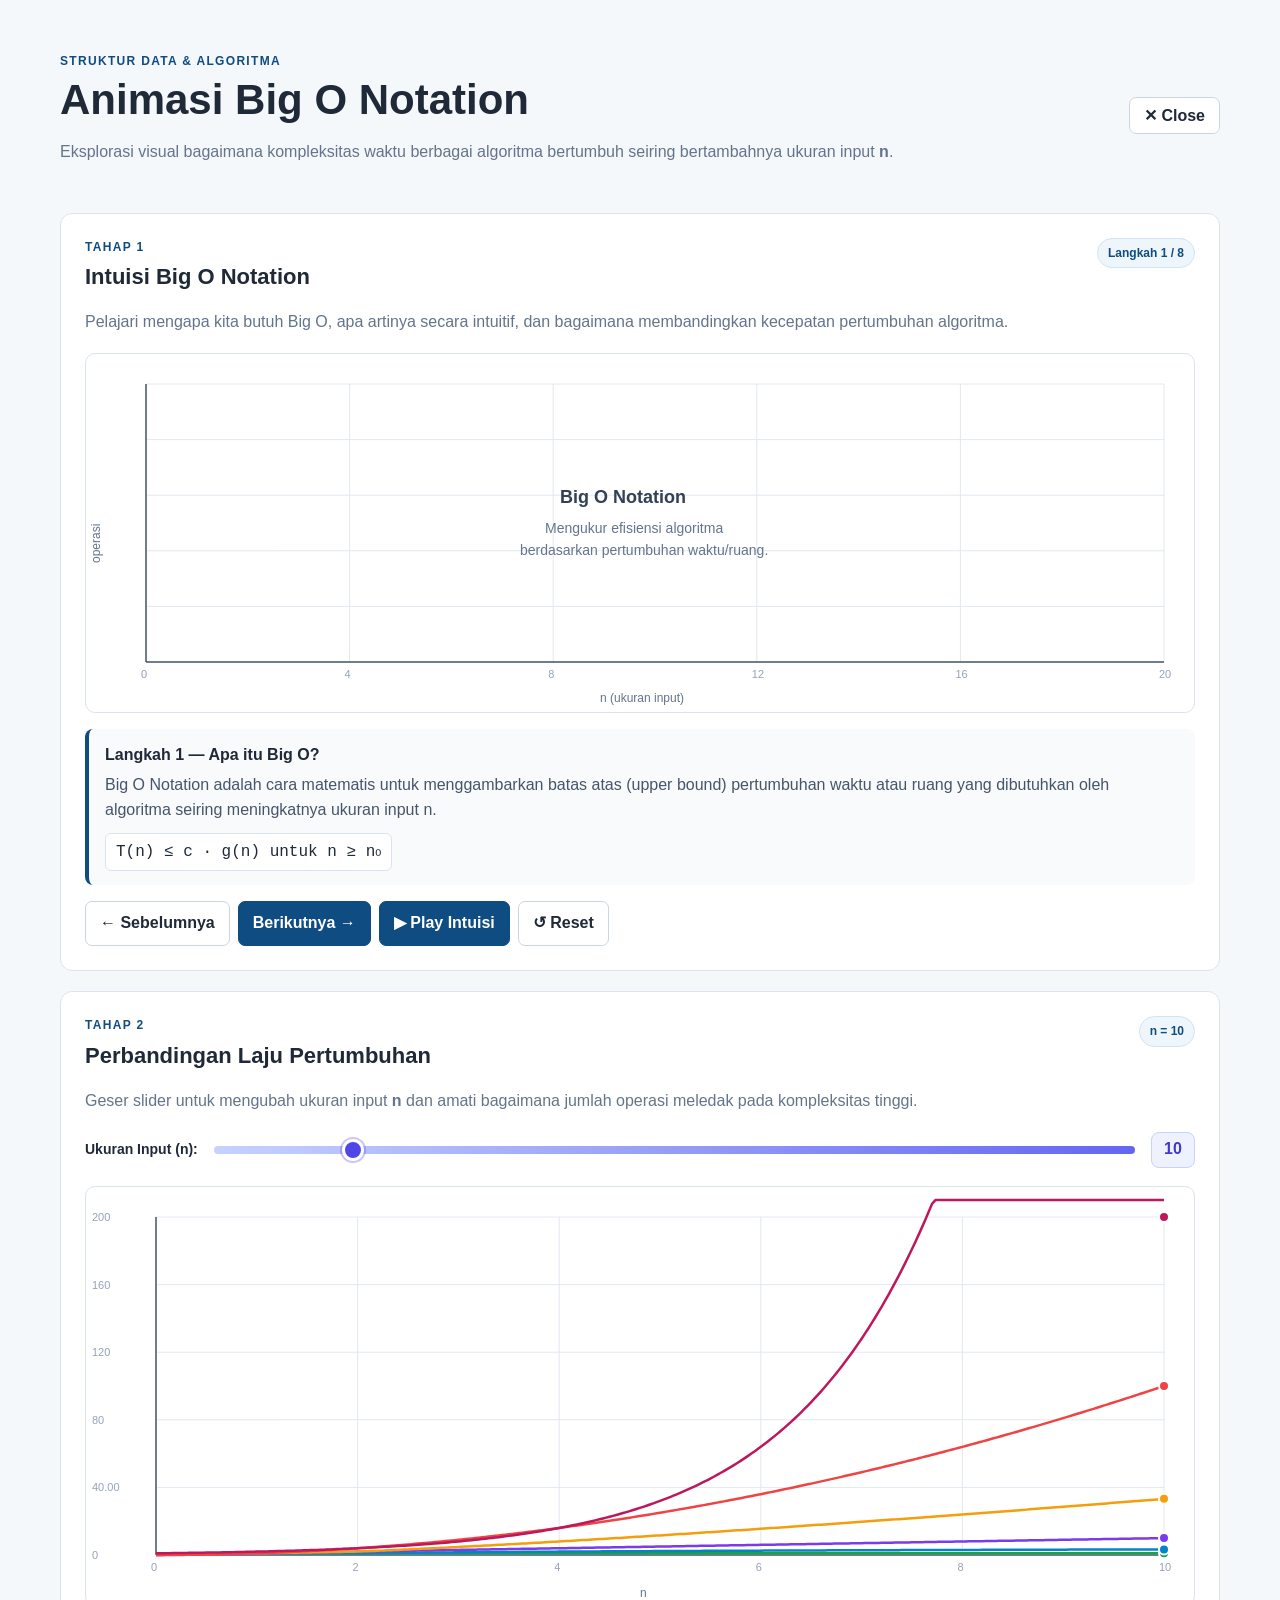
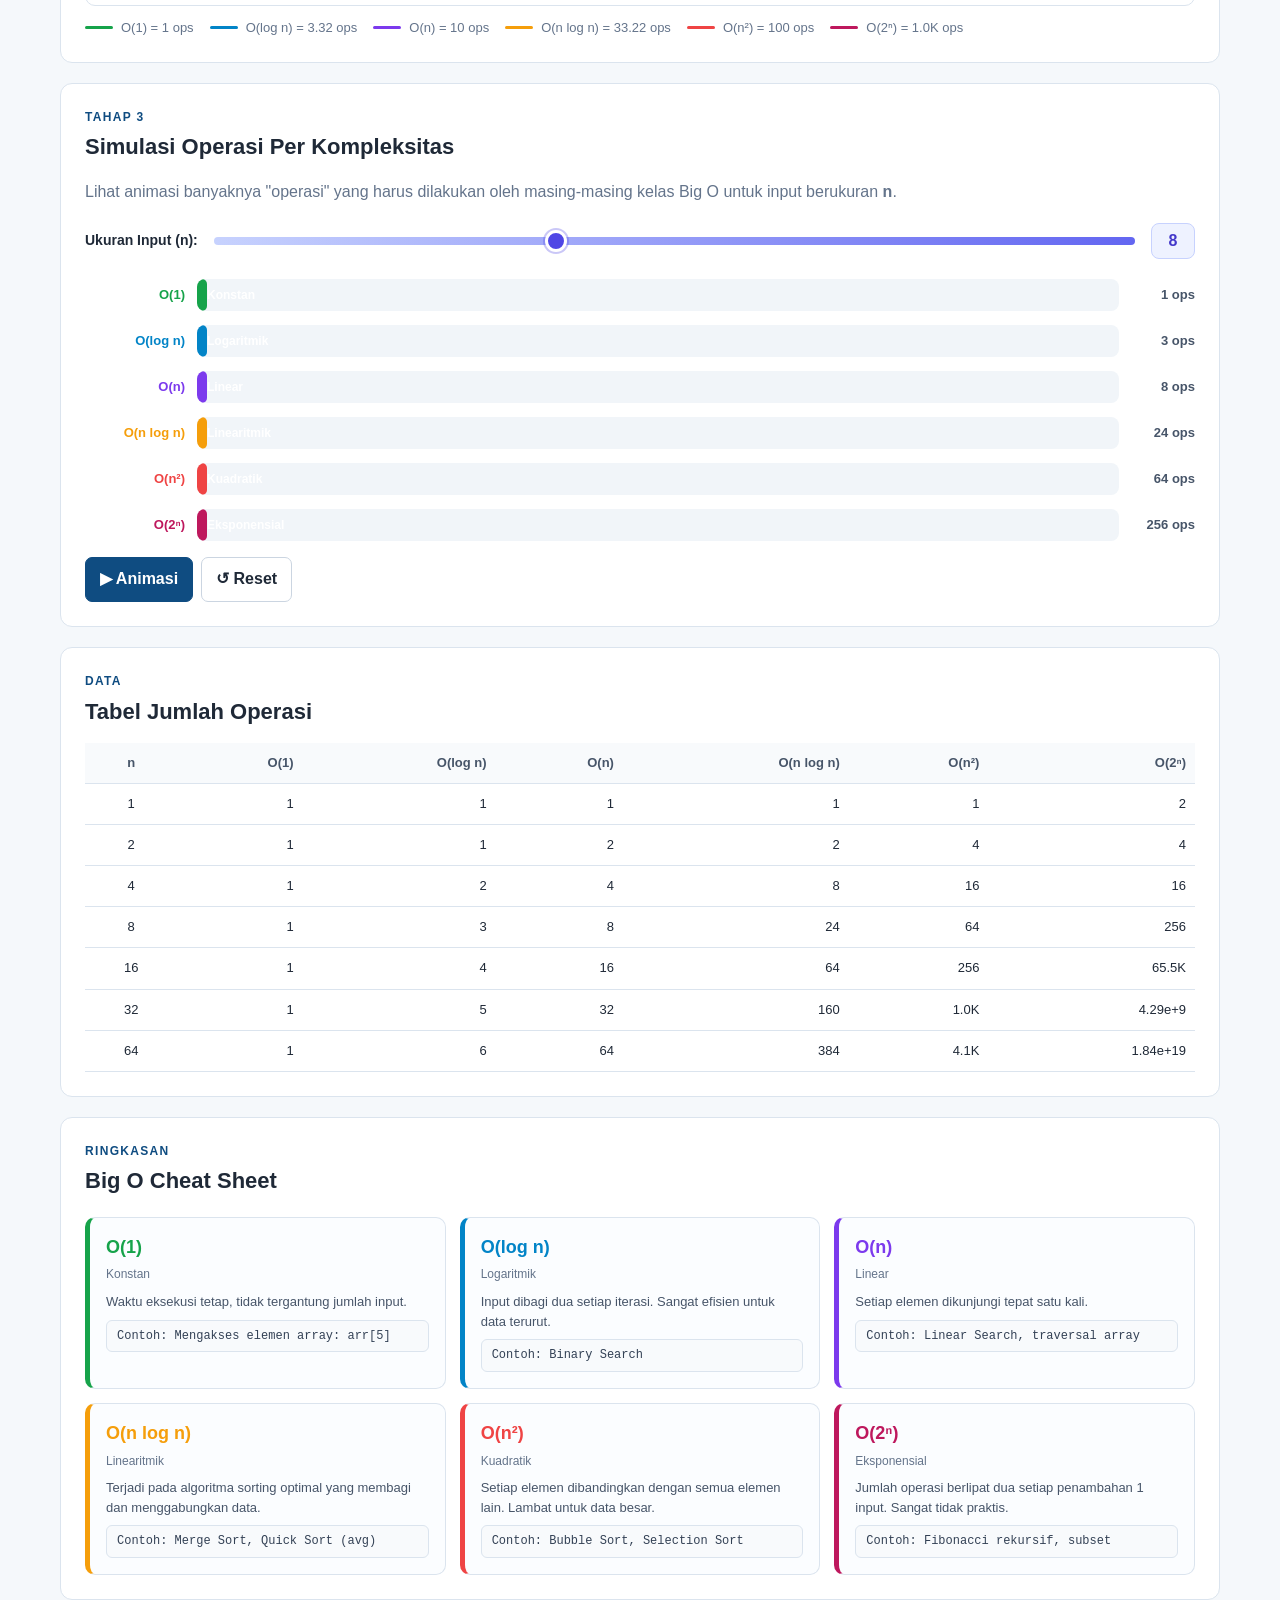
<file: big-o-notation/index.html>
<!DOCTYPE html>
<html lang="id">

<head>
    <meta charset="UTF-8">
    <meta name="viewport" content="width=device-width, initial-scale=1">
    <title>Animasi Big O Notation</title>
    <link rel="stylesheet" href="assets/material.css">
    <link rel="stylesheet" href="assets/bigo.css">
</head>

<body>
    <div class="container">
        <header class="page-header"
            style="display: flex; justify-content: space-between; align-items: center; flex-wrap: wrap; gap: 12px;">
            <div>
                <div class="eyebrow">Struktur Data & Algoritma</div>
                <h1>Animasi Big O Notation</h1>
                <p class="subtitle">Eksplorasi visual bagaimana kompleksitas waktu berbagai algoritma bertumbuh seiring
                    bertambahnya ukuran input <strong>n</strong>.</p>
            </div>
            <div>
                <a href="javascript:window.close();" class="btn btn-secondary" style="text-decoration: none;">
                    ✕ Close
                </a>
            </div>
        </header>

        <!-- Tahap 1: Intuisi Big O -->
        <section class="card" aria-labelledby="intuition-title">
            <div class="section-head">
                <div>
                    <div class="section-kicker">Tahap 1</div>
                    <h2 id="intuition-title">Intuisi Big O Notation</h2>
                </div>
                <span class="status-pill" id="intuitionStatus">Siap</span>
            </div>
            <p class="section-desc">Pelajari mengapa kita butuh Big O, apa artinya secara intuitif, dan bagaimana
                membandingkan kecepatan pertumbuhan algoritma.</p>
            <div class="canvas-wrap">
                <canvas id="intuitionCanvas" aria-label="Visualisasi intuisi big o notation"></canvas>
            </div>
            <div class="step-box">
                <div class="step-title" id="intuitionStepTitle"></div>
                <div class="step-text" id="intuitionStepText"></div>
                <div class="formula-box" id="intuitionFormula"></div>
            </div>
            <div class="controls">
                <button type="button" class="btn btn-secondary" id="intuitionPrev">← Sebelumnya</button>
                <button type="button" class="btn btn-primary" id="intuitionNext">Berikutnya →</button>
                <button type="button" class="btn btn-primary" id="intuitionPlay">▶ Play Intuisi</button>
                <button type="button" class="btn btn-secondary" id="intuitionReset">↺ Reset</button>
            </div>
        </section>

        <!-- Tahap 2: Grafik Perbandingan Interaktif -->
        <section class="card" aria-labelledby="comparison-title">
            <div class="section-head">
                <div>
                    <div class="section-kicker">Tahap 2</div>
                    <h2 id="comparison-title">Perbandingan Laju Pertumbuhan</h2>
                </div>
                <span class="status-pill" id="nValueLabel">n = 10</span>
            </div>
            <p class="section-desc">Geser slider untuk mengubah ukuran input <strong>n</strong> dan amati bagaimana
                jumlah operasi meledak pada kompleksitas tinggi.</p>

            <div class="slider-group">
                <label for="nSlider">Ukuran Input (n):</label>
                <input type="range" id="nSlider" min="1" max="64" value="10" class="slider">
                <span class="slider-value" id="sliderValue">10</span>
            </div>

            <div class="chart-container" style="height: 420px;">
                <canvas id="comparisonChart" aria-label="Grafik perbandingan kompleksitas Big O"></canvas>
            </div>

            <div class="legend" id="comparisonLegend"></div>
        </section>

        <!-- Tahap 3: Simulasi Langkah Demi Langkah -->
        <section class="card" aria-labelledby="simulation-title">
            <div class="section-head">
                <div>
                    <div class="section-kicker">Tahap 3</div>
                    <h2 id="simulation-title">Simulasi Operasi Per Kompleksitas</h2>
                </div>
            </div>
            <p class="section-desc">Lihat animasi banyaknya "operasi" yang harus dilakukan oleh masing-masing kelas Big
                O untuk input berukuran <strong>n</strong>.</p>

            <div class="slider-group">
                <label for="simSlider">Ukuran Input (n):</label>
                <input type="range" id="simSlider" min="1" max="20" value="8" class="slider">
                <span class="slider-value" id="simSliderValue">8</span>
            </div>

            <div id="barContainer" class="bar-container"></div>

            <div class="controls">
                <button type="button" class="btn btn-primary" id="simPlay">▶ Animasi</button>
                <button type="button" class="btn btn-secondary" id="simReset">↺ Reset</button>
            </div>
        </section>

        <!-- Tahap 4: Tabel Perbandingan -->
        <section class="card" aria-labelledby="table-title">
            <div class="section-head">
                <div>
                    <div class="section-kicker">Data</div>
                    <h2 id="table-title">Tabel Jumlah Operasi</h2>
                </div>
            </div>
            <div class="table-wrapper">
                <table>
                    <thead>
                        <tr>
                            <th>n</th>
                            <th>O(1)</th>
                            <th>O(log n)</th>
                            <th>O(n)</th>
                            <th>O(n log n)</th>
                            <th>O(n²)</th>
                            <th>O(2ⁿ)</th>
                        </tr>
                    </thead>
                    <tbody id="tableBody"></tbody>
                </table>
            </div>
        </section>

        <!-- Tahap 5: Cheat Sheet -->
        <section class="card" aria-labelledby="cheat-title">
            <div class="section-head">
                <div>
                    <div class="section-kicker">Ringkasan</div>
                    <h2 id="cheat-title">Big O Cheat Sheet</h2>
                </div>
            </div>
            <div id="cheatSheet" class="cheat-grid"></div>
        </section>
    </div>
    <script src="assets/app.js"></script>
</body>

</html>
</file>
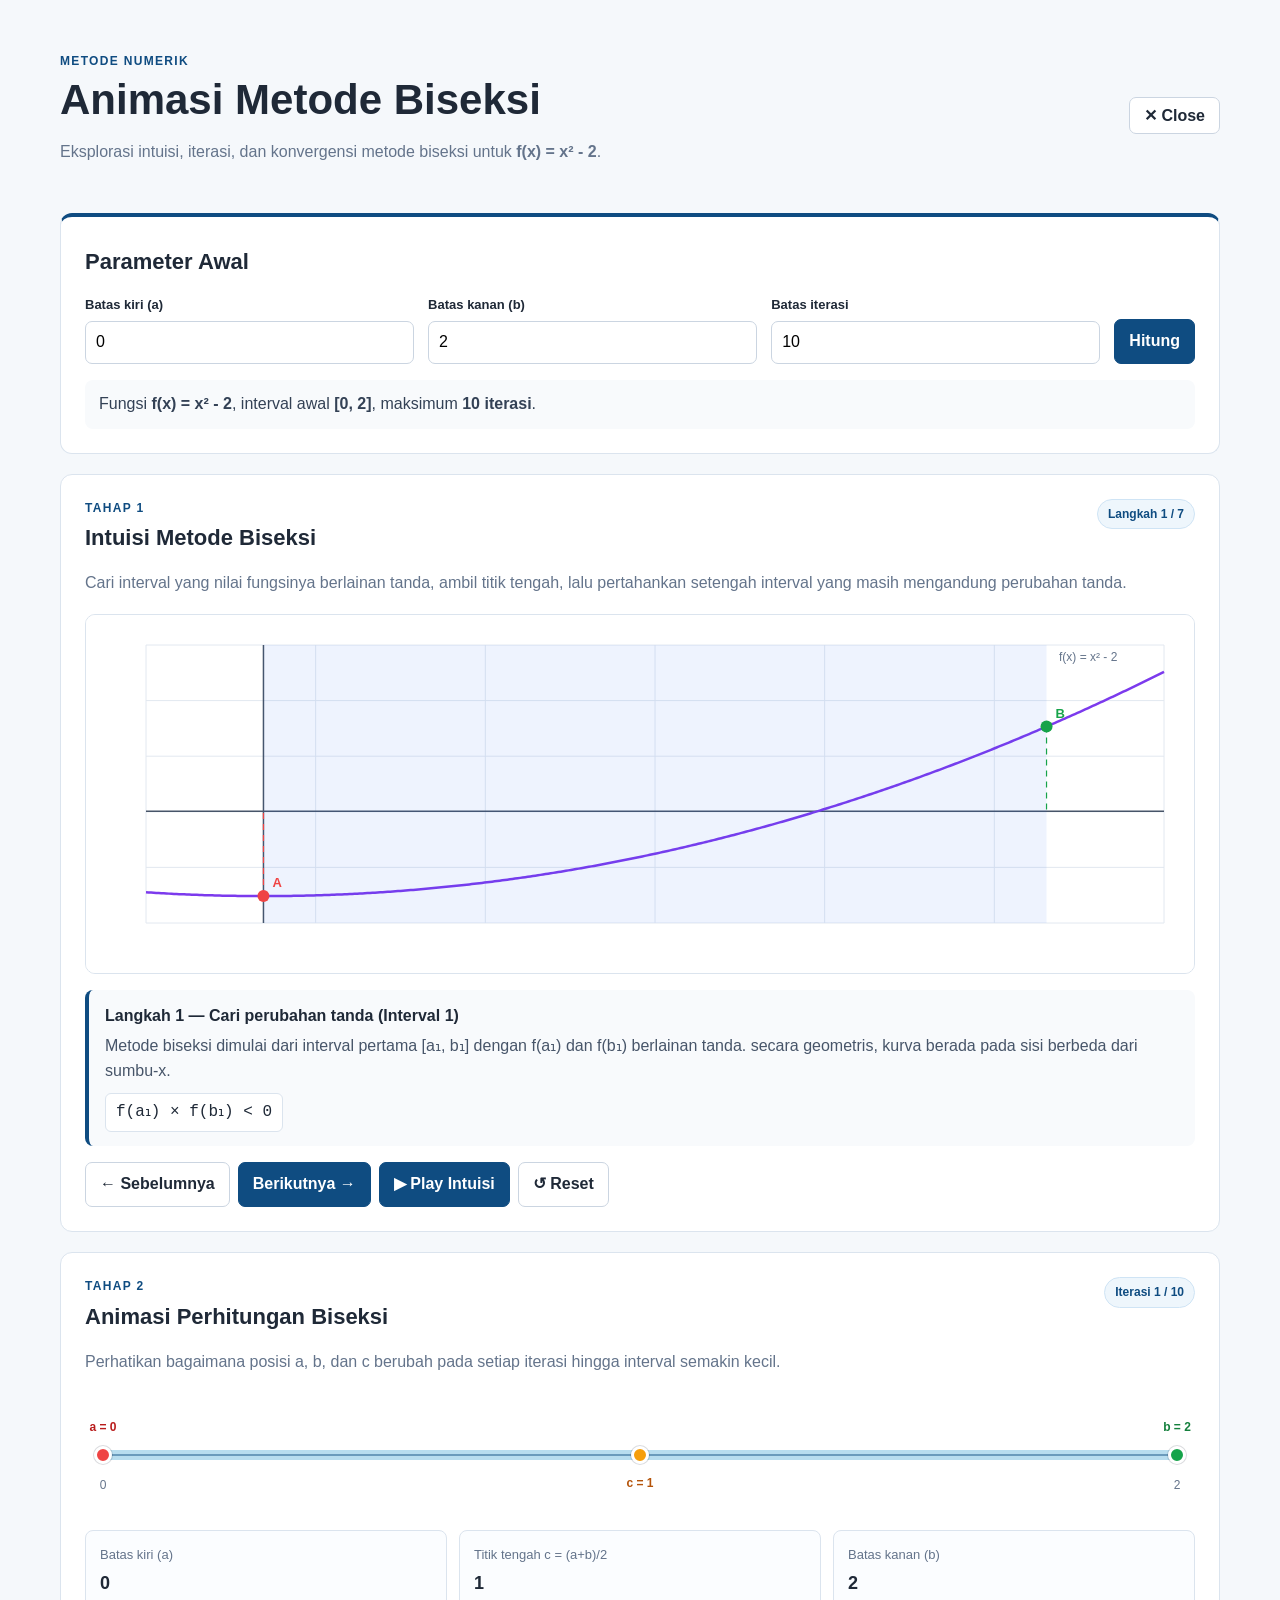
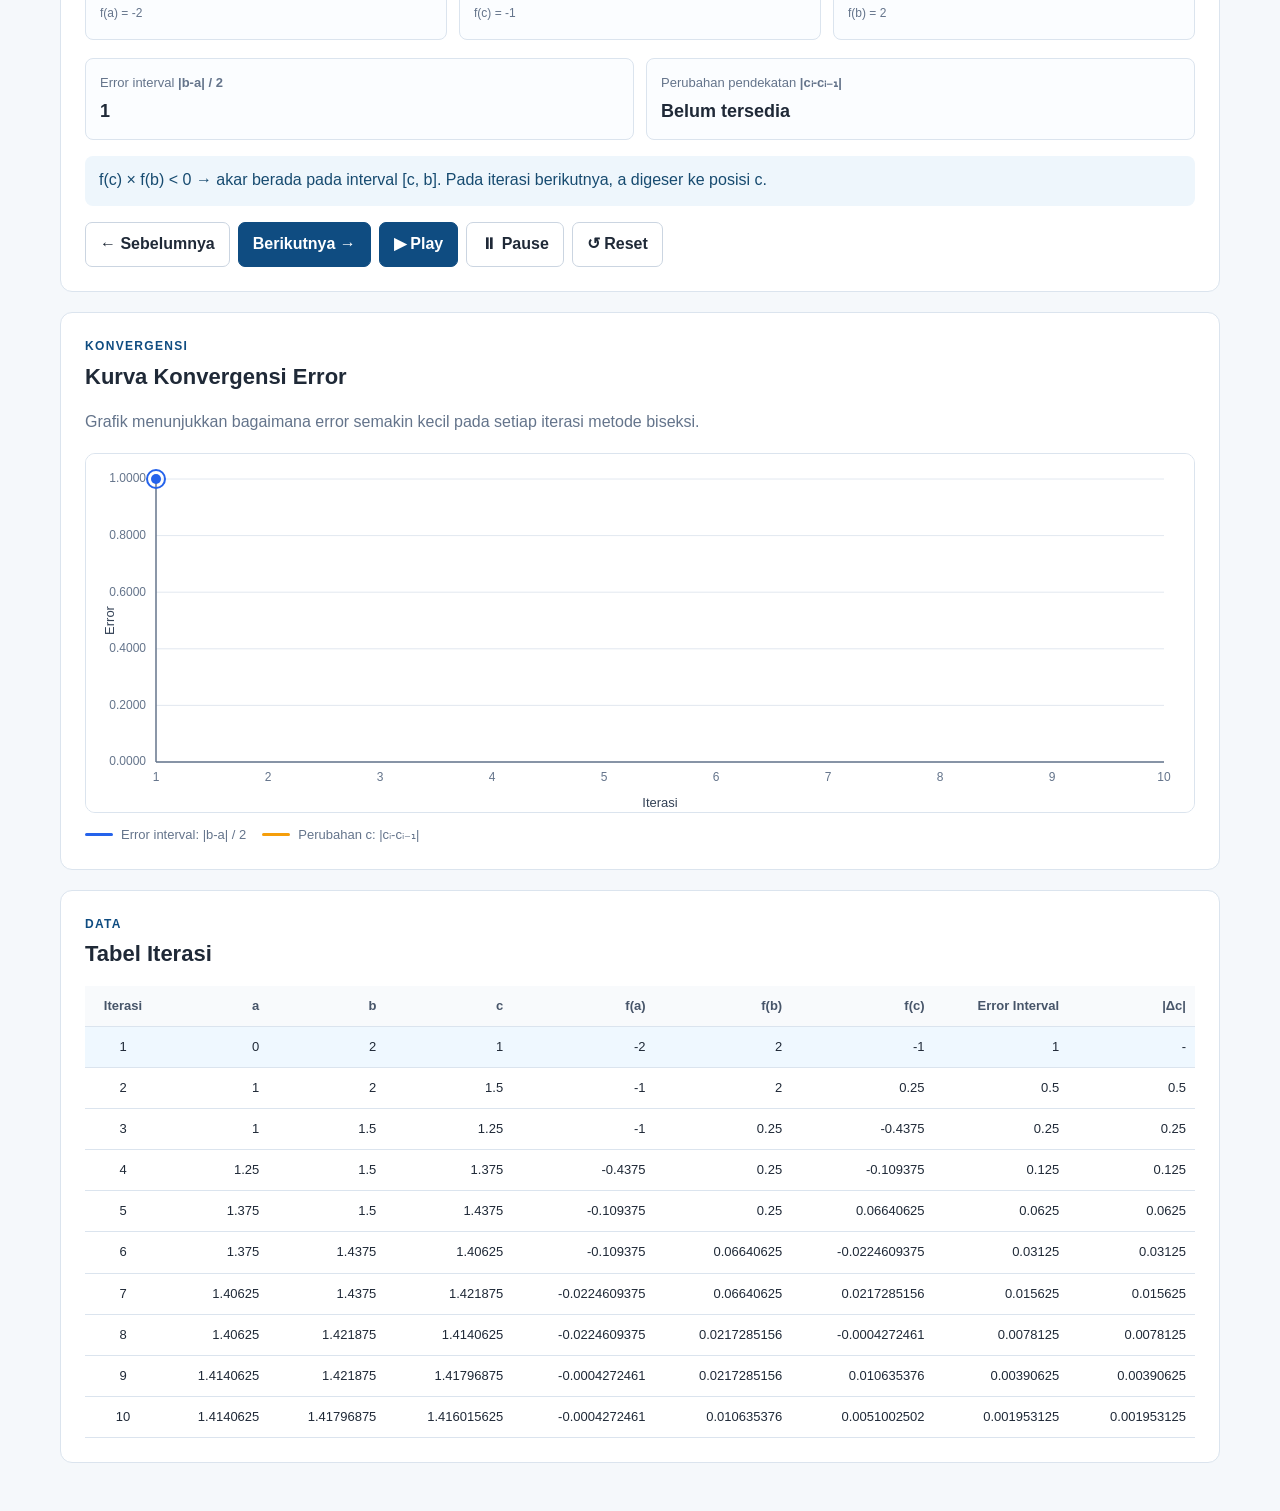
<file: metode-biseksi/index.html>
<!DOCTYPE html>
<html lang="id">

<head>
    <meta charset="UTF-8">
    <meta name="viewport" content="width=device-width, initial-scale=1">
    <title>Animasi Metode Biseksi</title>
    <link rel="stylesheet" href="assets/material.css">
</head>

<body>
    <div class="container">
        <header class="page-header"
            style="display: flex; justify-content: space-between; align-items: center; flex-wrap: wrap; gap: 12px;">
            <div>
                <div class="eyebrow">Metode Numerik</div>
                <h1>Animasi Metode Biseksi</h1>
                <p class="subtitle">Eksplorasi intuisi, iterasi, dan konvergensi metode biseksi untuk <strong>f(x) = x²
                        - 2</strong>.</p>
            </div>
            <div>
                <a href="javascript:window.close();" class="btn btn-secondary" style="text-decoration: none;">
                    ✕ Close
                </a>
            </div>
        </header>

        <section class="card input-card" aria-labelledby="input-title">
            <h2 id="input-title">Parameter Awal</h2>
            <form id="bisectionForm" class="input-form" novalidate>
                <div class="input-group">
                    <label for="a">Batas kiri (a)</label>
                    <input type="number" step="any" id="a" value="0" required>
                </div>
                <div class="input-group">
                    <label for="b">Batas kanan (b)</label>
                    <input type="number" step="any" id="b" value="2" required>
                </div>
                <div class="input-group">
                    <label for="step">Batas iterasi</label>
                    <input type="number" id="step" min="1" max="100" value="10" required>
                </div>
                <div class="input-action">
                    <button type="submit" class="btn btn-primary">Hitung</button>
                </div>
            </form>
            <div class="formula-summary" id="formulaSummary" aria-live="polite"></div>
            <div class="alert alert-error is-hidden" id="errorBox" role="alert"></div>
        </section>

        <section class="card" aria-labelledby="intuition-title">
            <div class="section-head">
                <div>
                    <div class="section-kicker">Tahap 1</div>
                    <h2 id="intuition-title">Intuisi Metode Biseksi</h2>
                </div>
                <span class="status-pill" id="intuitionStatus">Siap</span>
            </div>
            <p class="section-desc">Cari interval yang nilai fungsinya berlainan tanda, ambil titik tengah, lalu
                pertahankan setengah interval yang masih mengandung perubahan tanda.</p>
            <div class="canvas-wrap">
                <canvas id="bisectionIntuitionCanvas" aria-label="Visualisasi intuisi metode biseksi"></canvas>
            </div>
            <div class="step-box">
                <div class="step-title" id="intuitionStepTitle"></div>
                <div class="step-text" id="intuitionStepText"></div>
                <div class="formula-box" id="intuitionFormula"></div>
            </div>
            <div class="controls">
                <button type="button" class="btn btn-secondary" id="intuitionPrev">← Sebelumnya</button>
                <button type="button" class="btn btn-primary" id="intuitionNext">Berikutnya →</button>
                <button type="button" class="btn btn-primary" id="intuitionPlay">▶ Play Intuisi</button>
                <button type="button" class="btn btn-secondary" id="intuitionReset">↺ Reset</button>
            </div>
        </section>

        <section class="card" aria-labelledby="iteration-section-title">
            <div class="section-head">
                <div>
                    <div class="section-kicker">Tahap 2</div>
                    <h2 id="iteration-section-title">Animasi Perhitungan Biseksi</h2>
                </div>
                <span class="status-pill" id="iterationCounter">Iterasi 1</span>
            </div>
            <p class="section-desc">Perhatikan bagaimana posisi a, b, dan c berubah pada setiap iterasi hingga interval
                semakin kecil.</p>

            <div class="number-line-wrapper">
                <div class="number-line"></div>
                <div id="activeInterval" class="active-interval"></div>
                <div id="pointA" class="point point-a"></div>
                <div id="pointB" class="point point-b"></div>
                <div id="pointC" class="point point-c"></div>
                <div id="labelA" class="point-label label-a"></div>
                <div id="labelB" class="point-label label-b"></div>
                <div id="labelC" class="point-label label-c"></div>
                <div class="axis-label axis-start" id="axisStart"></div>
                <div class="axis-label axis-end" id="axisEnd"></div>
            </div>

            <div class="info-grid">
                <div class="info">
                    <div class="name">Batas kiri (a)</div>
                    <div class="value" id="valueA">-</div>
                </div>
                <div class="info">
                    <div class="name">Titik tengah c = (a+b)/2</div>
                    <div class="value" id="valueC">-</div>
                </div>
                <div class="info">
                    <div class="name">Batas kanan (b)</div>
                    <div class="value" id="valueB">-</div>
                </div>
            </div>

            <div class="error-grid">
                <div class="error-box">
                    <div class="error-name">Error interval <strong>|b-a| / 2</strong></div>
                    <div class="error-value" id="errorInterval">-</div>
                </div>
                <div class="error-box">
                    <div class="error-name">Perubahan pendekatan <strong>|cᵢ-cᵢ₋₁|</strong></div>
                    <div class="error-value" id="errorC">-</div>
                </div>
            </div>

            <div class="decision" id="decision" aria-live="polite"></div>

            <div class="controls">
                <button type="button" class="btn btn-secondary" id="stepPrev">← Sebelumnya</button>
                <button type="button" class="btn btn-primary" id="stepNext">Berikutnya →</button>
                <button type="button" class="btn btn-primary" id="stepPlay">▶ Play</button>
                <button type="button" class="btn btn-secondary" id="stepPause">⏸ Pause</button>
                <button type="button" class="btn btn-secondary" id="stepReset">↺ Reset</button>
            </div>
        </section>

        <section class="card" aria-labelledby="chart-title">
            <div class="section-head">
                <div>
                    <div class="section-kicker">Konvergensi</div>
                    <h2 id="chart-title">Kurva Konvergensi Error</h2>
                </div>
            </div>
            <p class="section-desc">Grafik menunjukkan bagaimana error semakin kecil pada setiap iterasi metode biseksi.
            </p>
            <div class="chart-container">
                <canvas id="errorChart" aria-label="Grafik error metode biseksi"></canvas>
            </div>
            <div class="legend">
                <div class="legend-item"><span class="legend-line legend-interval"></span>Error interval: |b-a| / 2
                </div>
                <div class="legend-item"><span class="legend-line legend-c"></span>Perubahan c: |cᵢ-cᵢ₋₁|</div>
            </div>
        </section>

        <section class="card" aria-labelledby="table-title">
            <div class="section-head">
                <div>
                    <div class="section-kicker">Data</div>
                    <h2 id="table-title">Tabel Iterasi</h2>
                </div>
            </div>
            <div class="table-wrapper">
                <table>
                    <thead>
                        <tr>
                            <th>Iterasi</th>
                            <th>a</th>
                            <th>b</th>
                            <th>c</th>
                            <th>f(a)</th>
                            <th>f(b)</th>
                            <th>f(c)</th>
                            <th>Error Interval</th>
                            <th>|Δc|</th>
                        </tr>
                    </thead>
                    <tbody id="iterationTableBody"></tbody>
                </table>
            </div>
        </section>
    </div>
    <script src="assets/app.js"></script>
</body>

</html>
</file>
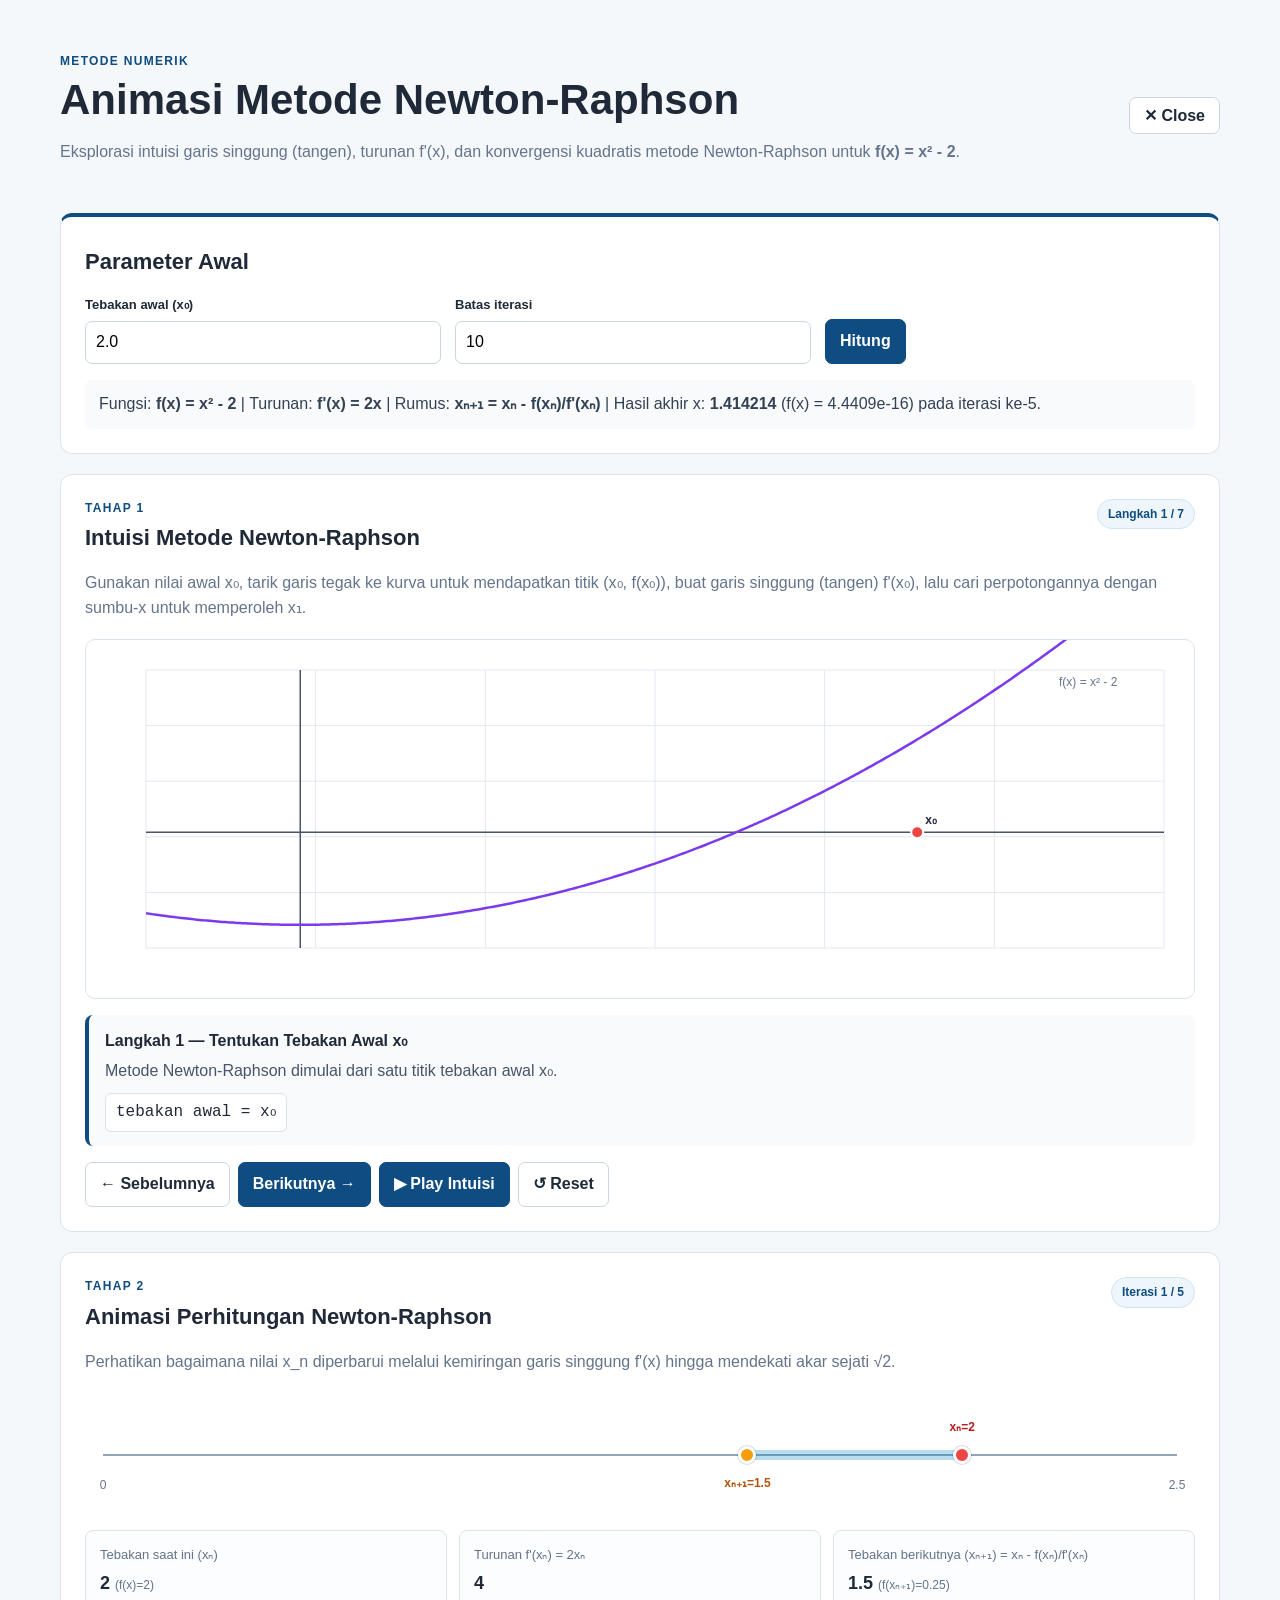
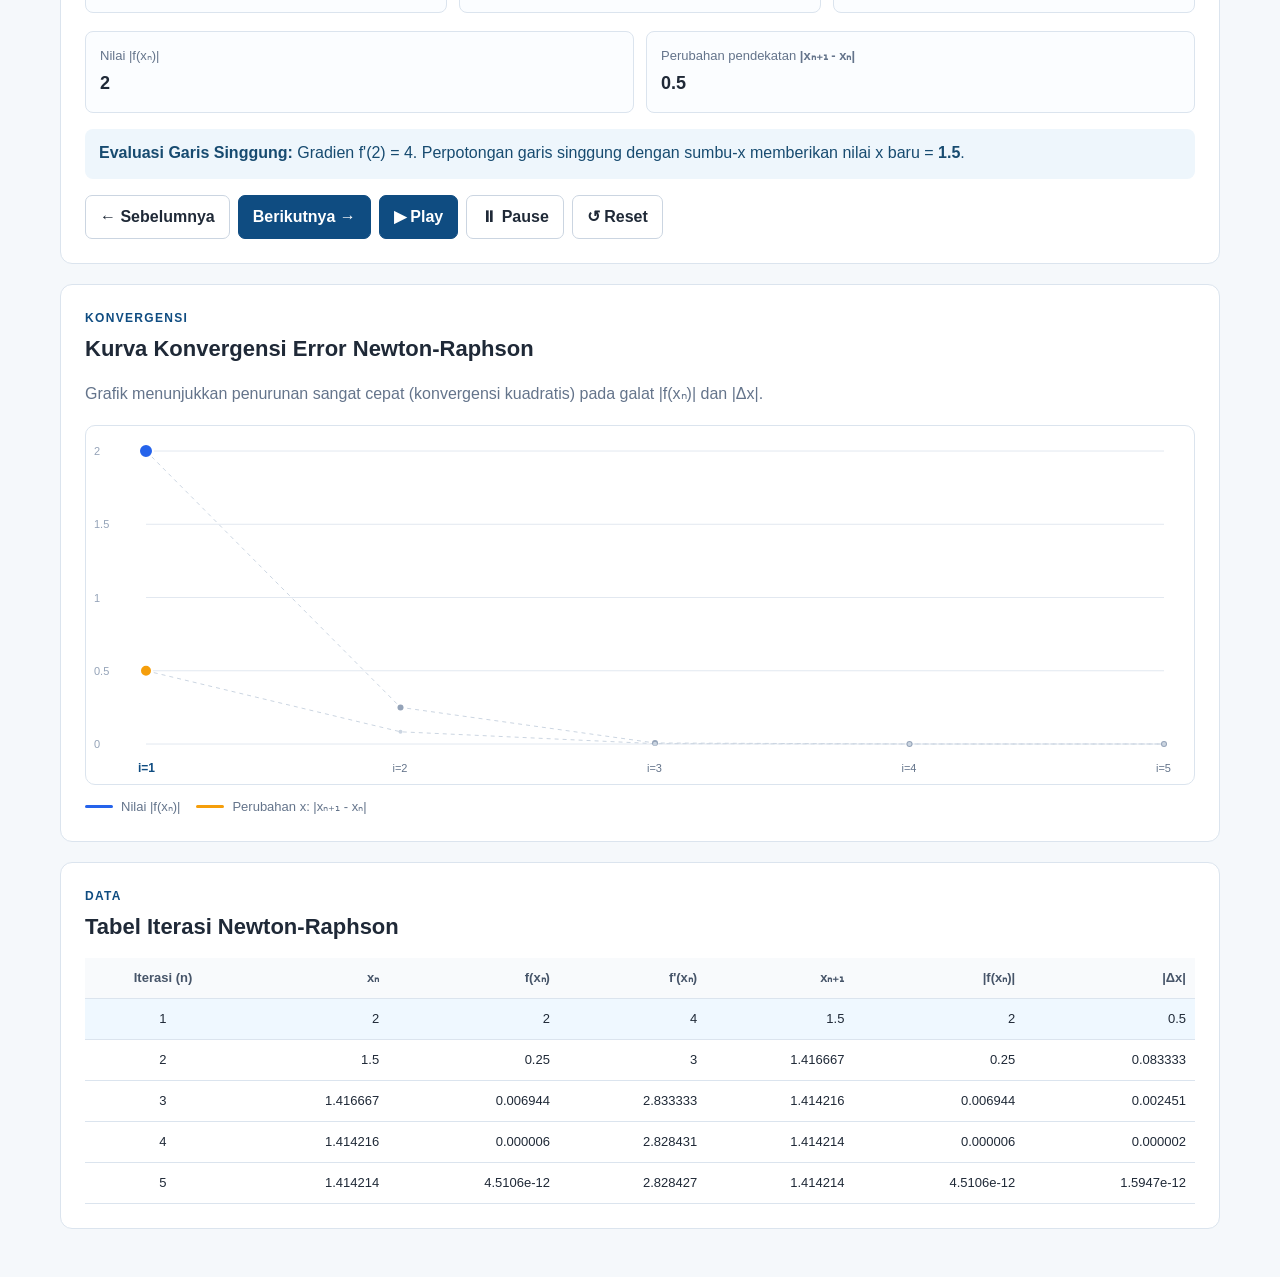
<file: metode-newton-raphson/index.html>
<!DOCTYPE html>
<html lang="id">

<head>
    <meta charset="UTF-8">
    <meta name="viewport" content="width=device-width, initial-scale=1">
    <title>Animasi Metode Newton-Raphson</title>
    <link rel="stylesheet" href="assets/material.css">
</head>

<body>
    <div class="container">
        <header class="page-header"
            style="display: flex; justify-content: space-between; align-items: center; flex-wrap: wrap; gap: 12px;">
            <div>
                <div class="eyebrow">Metode Numerik</div>
                <h1>Animasi Metode Newton-Raphson</h1>
                <p class="subtitle">Eksplorasi intuisi garis singgung (tangen), turunan f'(x), dan konvergensi kuadratis
                    metode Newton-Raphson untuk <strong>f(x) = x² - 2</strong>.</p>
            </div>
            <div>
                <a href="javascript:window.close();" class="btn btn-secondary" style="text-decoration: none;">
                    ✕ Close
                </a>
            </div>
        </header>

        <section class="card input-card" aria-labelledby="input-title">
            <h2 id="input-title">Parameter Awal</h2>
            <form id="nrForm" class="input-form" novalidate>
                <div class="input-group">
                    <label for="x0">Tebakan awal (x₀)</label>
                    <input type="number" step="any" id="x0" value="2.0" required>
                </div>
                <div class="input-group">
                    <label for="step">Batas iterasi</label>
                    <input type="number" id="step" min="1" max="100" value="10" required>
                </div>
                <div class="input-action">
                    <button type="submit" class="btn btn-primary">Hitung</button>
                </div>
            </form>
            <div class="formula-summary" id="formulaSummary" aria-live="polite"></div>
            <div class="alert alert-error is-hidden" id="errorBox" role="alert"></div>
        </section>

        <section class="card" aria-labelledby="intuition-title">
            <div class="section-head">
                <div>
                    <div class="section-kicker">Tahap 1</div>
                    <h2 id="intuition-title">Intuisi Metode Newton-Raphson</h2>
                </div>
                <span class="status-pill" id="intuitionStatus">Siap</span>
            </div>
            <p class="section-desc">Gunakan nilai awal x₀, tarik garis tegak ke kurva untuk mendapatkan titik (x₀,
                f(x₀)), buat garis singgung (tangen) f'(x₀), lalu cari perpotongannya dengan sumbu-x untuk memperoleh
                x₁.</p>
            <div class="canvas-wrap">
                <canvas id="nrIntuitionCanvas" aria-label="Visualisasi intuisi metode newton raphson"></canvas>
            </div>
            <div class="step-box">
                <div class="step-title" id="intuitionStepTitle"></div>
                <div class="step-text" id="intuitionStepText"></div>
                <div class="formula-box" id="intuitionFormula"></div>
            </div>
            <div class="controls">
                <button type="button" class="btn btn-secondary" id="intuitionPrev">← Sebelumnya</button>
                <button type="button" class="btn btn-primary" id="intuitionNext">Berikutnya →</button>
                <button type="button" class="btn btn-primary" id="intuitionPlay">▶ Play Intuisi</button>
                <button type="button" class="btn btn-secondary" id="intuitionReset">↺ Reset</button>
            </div>
        </section>

        <section class="card" aria-labelledby="iteration-section-title">
            <div class="section-head">
                <div>
                    <div class="section-kicker">Tahap 2</div>
                    <h2 id="iteration-section-title">Animasi Perhitungan Newton-Raphson</h2>
                </div>
                <span class="status-pill" id="iterationCounter">Iterasi 1</span>
            </div>
            <p class="section-desc">Perhatikan bagaimana nilai x_n diperbarui melalui kemiringan garis singgung f'(x)
                hingga mendekati akar sejati √2.</p>

            <div class="number-line-wrapper">
                <div class="number-line"></div>
                <div id="activeInterval" class="active-interval"></div>
                <div id="pointCurr" class="point point-a"></div>
                <div id="pointNext" class="point point-c"></div>
                <div id="labelCurr" class="point-label label-a"></div>
                <div id="labelNext" class="point-label label-c"></div>
                <div class="axis-label axis-start" id="axisStart"></div>
                <div class="axis-label axis-end" id="axisEnd"></div>
            </div>

            <div class="info-grid">
                <div class="info">
                    <div class="name">Tebakan saat ini (xₙ)</div>
                    <div class="value" id="valueCurr">-</div>
                </div>
                <div class="info">
                    <div class="name">Turunan f'(xₙ) = 2xₙ</div>
                    <div class="value" id="valueDeriv">-</div>
                </div>
                <div class="info">
                    <div class="name">Tebakan berikutnya (xₙ₊₁) = xₙ - f(xₙ)/f'(xₙ)</div>
                    <div class="value" id="valueNext">-</div>
                </div>
            </div>

            <div class="error-grid">
                <div class="error-box">
                    <div class="error-name">Nilai |f(xₙ)|</div>
                    <div class="error-value" id="errorInterval">-</div>
                </div>
                <div class="error-box">
                    <div class="error-name">Perubahan pendekatan <strong>|xₙ₊₁ - xₙ|</strong></div>
                    <div class="error-value" id="errorC">-</div>
                </div>
            </div>

            <div class="decision" id="decision" aria-live="polite"></div>

            <div class="controls">
                <button type="button" class="btn btn-secondary" id="stepPrev">← Sebelumnya</button>
                <button type="button" class="btn btn-primary" id="stepNext">Berikutnya →</button>
                <button type="button" class="btn btn-primary" id="stepPlay">▶ Play</button>
                <button type="button" class="btn btn-secondary" id="stepPause">⏸ Pause</button>
                <button type="button" class="btn btn-secondary" id="stepReset">↺ Reset</button>
            </div>
        </section>

        <section class="card" aria-labelledby="chart-title">
            <div class="section-head">
                <div>
                    <div class="section-kicker">Konvergensi</div>
                    <h2 id="chart-title">Kurva Konvergensi Error Newton-Raphson</h2>
                </div>
            </div>
            <p class="section-desc">Grafik menunjukkan penurunan sangat cepat (konvergensi kuadratis) pada galat |f(xₙ)|
                dan |Δx|.</p>
            <div class="chart-container">
                <canvas id="errorChart" aria-label="Grafik error metode newton raphson"></canvas>
            </div>
            <div class="legend">
                <div class="legend-item"><span class="legend-line legend-interval"></span>Nilai |f(xₙ)|</div>
                <div class="legend-item"><span class="legend-line legend-c"></span>Perubahan x: |xₙ₊₁ - xₙ|</div>
            </div>
        </section>

        <section class="card" aria-labelledby="table-title">
            <div class="section-head">
                <div>
                    <div class="section-kicker">Data</div>
                    <h2 id="table-title">Tabel Iterasi Newton-Raphson</h2>
                </div>
            </div>
            <div class="table-wrapper">
                <table>
                    <thead>
                        <tr>
                            <th>Iterasi (n)</th>
                            <th>xₙ</th>
                            <th>f(xₙ)</th>
                            <th>f'(xₙ)</th>
                            <th>xₙ₊₁</th>
                            <th>|f(xₙ)|</th>
                            <th>|Δx|</th>
                        </tr>
                    </thead>
                    <tbody id="iterationTableBody"></tbody>
                </table>
            </div>
        </section>
    </div>
    <script src="assets/app.js"></script>
</body>

</html>
</file>
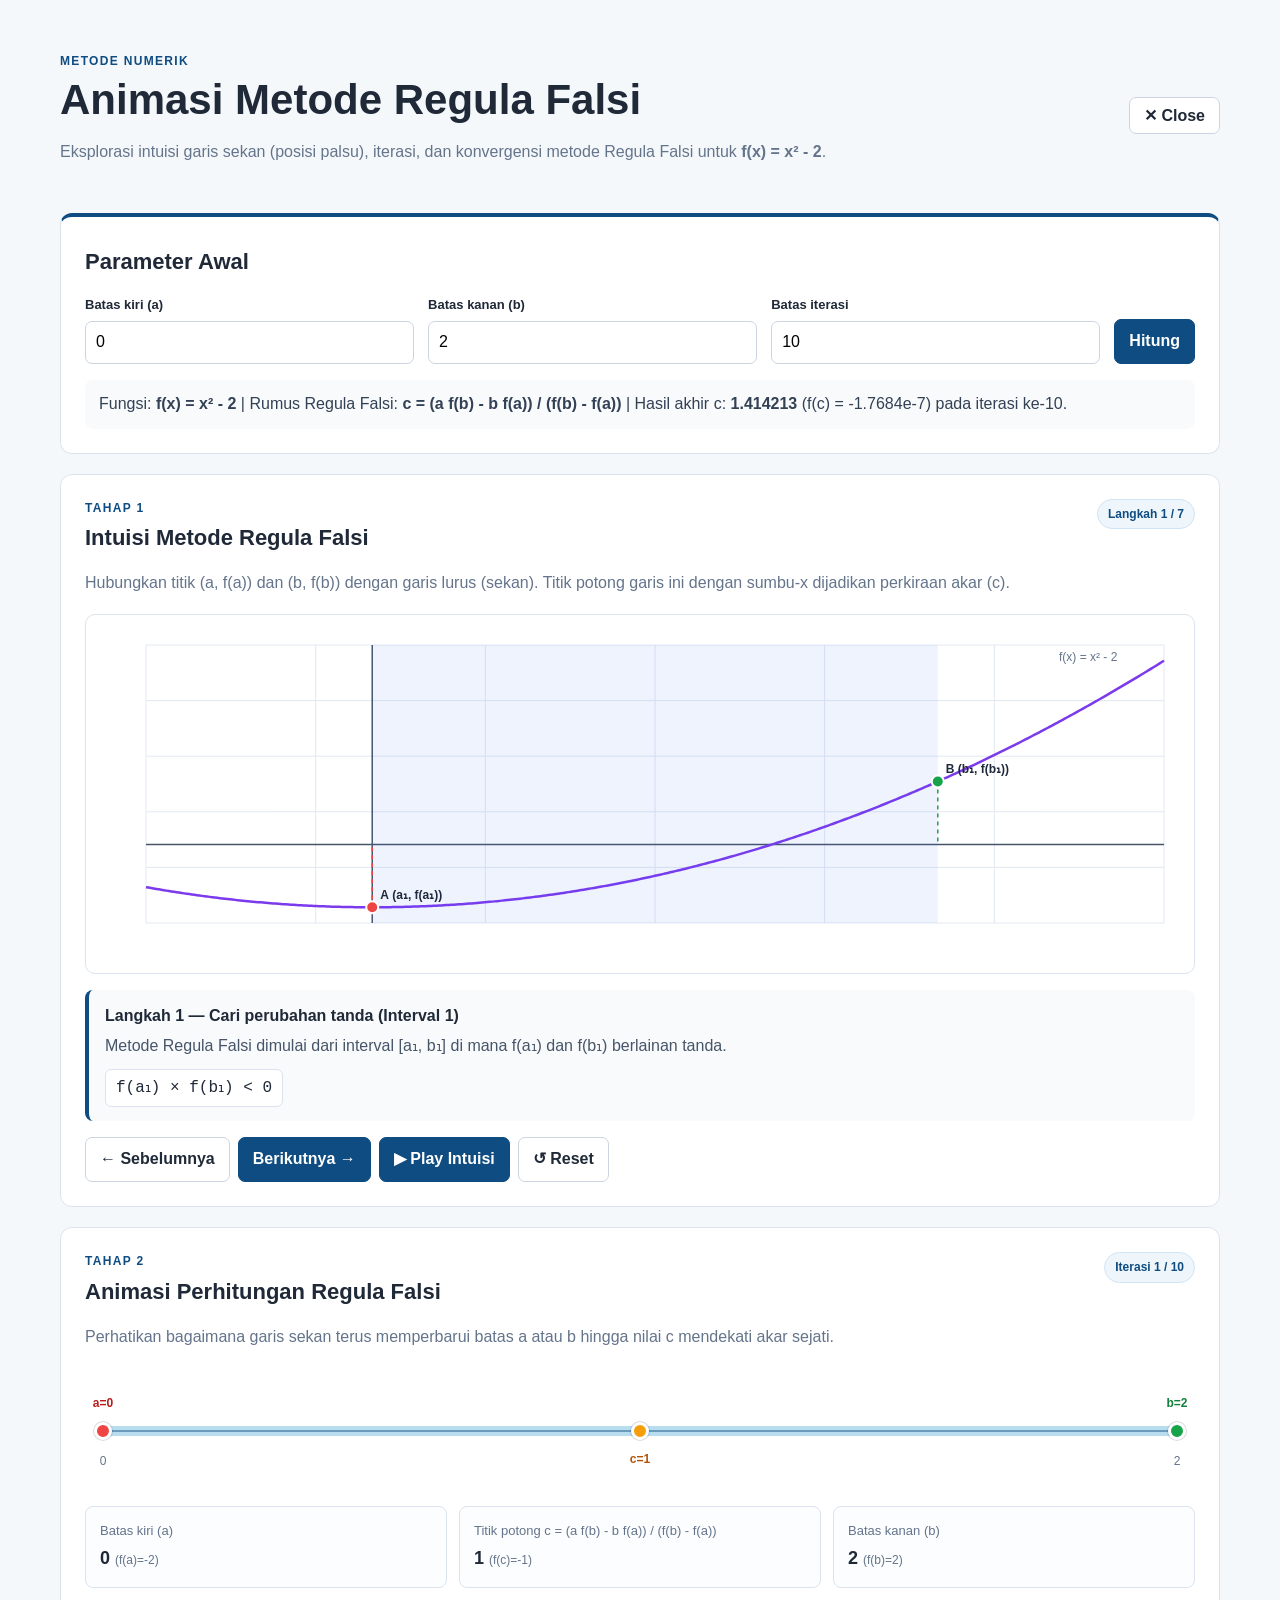
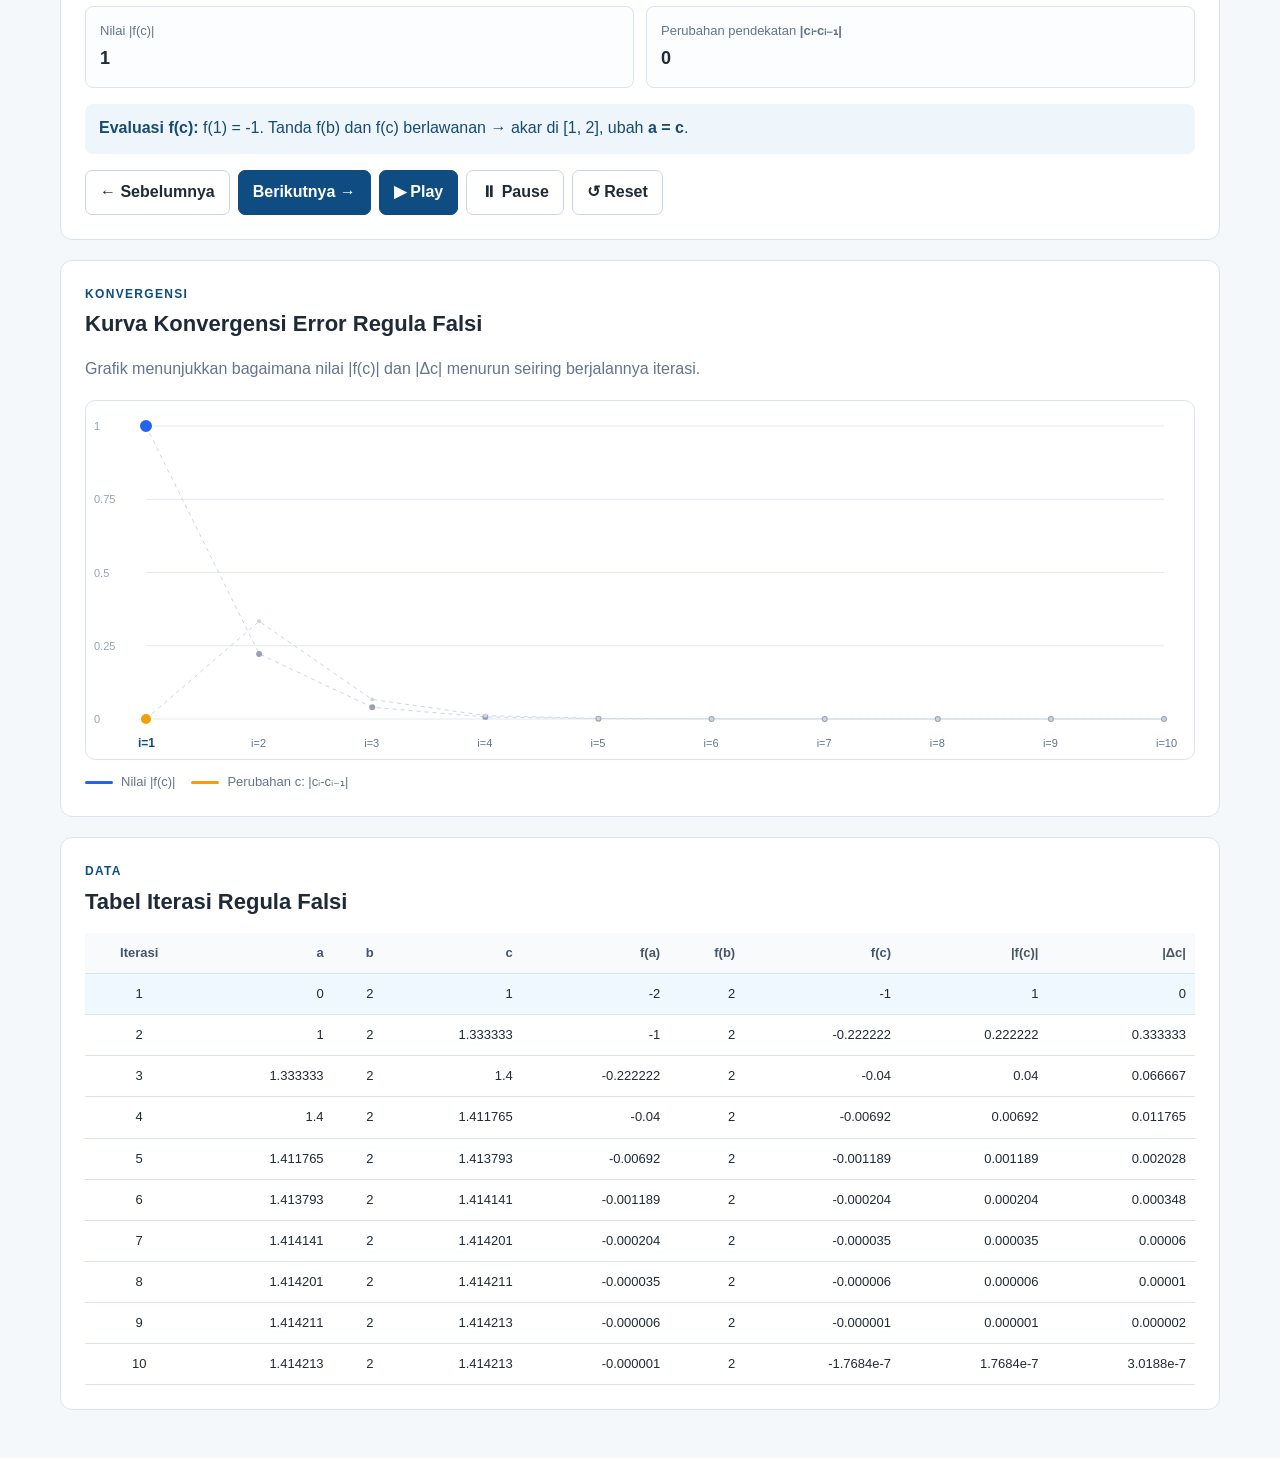
<file: metode-regula-falsi/index.html>
<!DOCTYPE html>
<html lang="id">

<head>
    <meta charset="UTF-8">
    <meta name="viewport" content="width=device-width, initial-scale=1">
    <title>Animasi Metode Regula Falsi</title>
    <link rel="stylesheet" href="assets/material.css">
</head>

<body>
    <div class="container">
        <header class="page-header"
            style="display: flex; justify-content: space-between; align-items: center; flex-wrap: wrap; gap: 12px;">
            <div>
                <div class="eyebrow">Metode Numerik</div>
                <h1>Animasi Metode Regula Falsi</h1>
                <p class="subtitle">Eksplorasi intuisi garis sekan (posisi palsu), iterasi, dan konvergensi metode
                    Regula Falsi untuk <strong>f(x) = x² - 2</strong>.</p>
            </div>
            <div>
                <a href="javascript:window.close();" class="btn btn-secondary" style="text-decoration: none;">
                    ✕ Close
                </a>
            </div>
        </header>

        <section class="card input-card" aria-labelledby="input-title">
            <h2 id="input-title">Parameter Awal</h2>
            <form id="rfForm" class="input-form" novalidate>
                <div class="input-group">
                    <label for="a">Batas kiri (a)</label>
                    <input type="number" step="any" id="a" value="0" required>
                </div>
                <div class="input-group">
                    <label for="b">Batas kanan (b)</label>
                    <input type="number" step="any" id="b" value="2" required>
                </div>
                <div class="input-group">
                    <label for="step">Batas iterasi</label>
                    <input type="number" id="step" min="1" max="100" value="10" required>
                </div>
                <div class="input-action">
                    <button type="submit" class="btn btn-primary">Hitung</button>
                </div>
            </form>
            <div class="formula-summary" id="formulaSummary" aria-live="polite"></div>
            <div class="alert alert-error is-hidden" id="errorBox" role="alert"></div>
        </section>

        <section class="card" aria-labelledby="intuition-title">
            <div class="section-head">
                <div>
                    <div class="section-kicker">Tahap 1</div>
                    <h2 id="intuition-title">Intuisi Metode Regula Falsi</h2>
                </div>
                <span class="status-pill" id="intuitionStatus">Siap</span>
            </div>
            <p class="section-desc">Hubungkan titik (a, f(a)) dan (b, f(b)) dengan garis lurus (sekan). Titik potong
                garis ini dengan sumbu-x dijadikan perkiraan akar (c).</p>
            <div class="canvas-wrap">
                <canvas id="rfIntuitionCanvas" aria-label="Visualisasi intuisi metode regula falsi"></canvas>
            </div>
            <div class="step-box">
                <div class="step-title" id="intuitionStepTitle"></div>
                <div class="step-text" id="intuitionStepText"></div>
                <div class="formula-box" id="intuitionFormula"></div>
            </div>
            <div class="controls">
                <button type="button" class="btn btn-secondary" id="intuitionPrev">← Sebelumnya</button>
                <button type="button" class="btn btn-primary" id="intuitionNext">Berikutnya →</button>
                <button type="button" class="btn btn-primary" id="intuitionPlay">▶ Play Intuisi</button>
                <button type="button" class="btn btn-secondary" id="intuitionReset">↺ Reset</button>
            </div>
        </section>

        <section class="card" aria-labelledby="iteration-section-title">
            <div class="section-head">
                <div>
                    <div class="section-kicker">Tahap 2</div>
                    <h2 id="iteration-section-title">Animasi Perhitungan Regula Falsi</h2>
                </div>
                <span class="status-pill" id="iterationCounter">Iterasi 1</span>
            </div>
            <p class="section-desc">Perhatikan bagaimana garis sekan terus memperbarui batas a atau b hingga nilai c
                mendekati akar sejati.</p>

            <div class="number-line-wrapper">
                <div class="number-line"></div>
                <div id="activeInterval" class="active-interval"></div>
                <div id="pointA" class="point point-a"></div>
                <div id="pointB" class="point point-b"></div>
                <div id="pointC" class="point point-c"></div>
                <div id="labelA" class="point-label label-a"></div>
                <div id="labelB" class="point-label label-b"></div>
                <div id="labelC" class="point-label label-c"></div>
                <div class="axis-label axis-start" id="axisStart"></div>
                <div class="axis-label axis-end" id="axisEnd"></div>
            </div>

            <div class="info-grid">
                <div class="info">
                    <div class="name">Batas kiri (a)</div>
                    <div class="value" id="valueA">-</div>
                </div>
                <div class="info">
                    <div class="name">Titik potong c = (a f(b) - b f(a)) / (f(b) - f(a))</div>
                    <div class="value" id="valueC">-</div>
                </div>
                <div class="info">
                    <div class="name">Batas kanan (b)</div>
                    <div class="value" id="valueB">-</div>
                </div>
            </div>

            <div class="error-grid">
                <div class="error-box">
                    <div class="error-name">Nilai |f(c)|</div>
                    <div class="error-value" id="errorInterval">-</div>
                </div>
                <div class="error-box">
                    <div class="error-name">Perubahan pendekatan <strong>|cᵢ-cᵢ₋₁|</strong></div>
                    <div class="error-value" id="errorC">-</div>
                </div>
            </div>

            <div class="decision" id="decision" aria-live="polite"></div>

            <div class="controls">
                <button type="button" class="btn btn-secondary" id="stepPrev">← Sebelumnya</button>
                <button type="button" class="btn btn-primary" id="stepNext">Berikutnya →</button>
                <button type="button" class="btn btn-primary" id="stepPlay">▶ Play</button>
                <button type="button" class="btn btn-secondary" id="stepPause">⏸ Pause</button>
                <button type="button" class="btn btn-secondary" id="stepReset">↺ Reset</button>
            </div>
        </section>

        <section class="card" aria-labelledby="chart-title">
            <div class="section-head">
                <div>
                    <div class="section-kicker">Konvergensi</div>
                    <h2 id="chart-title">Kurva Konvergensi Error Regula Falsi</h2>
                </div>
            </div>
            <p class="section-desc">Grafik menunjukkan bagaimana nilai |f(c)| dan |Δc| menurun seiring berjalannya
                iterasi.</p>
            <div class="chart-container">
                <canvas id="errorChart" aria-label="Grafik error metode regula falsi"></canvas>
            </div>
            <div class="legend">
                <div class="legend-item"><span class="legend-line legend-interval"></span>Nilai |f(c)|</div>
                <div class="legend-item"><span class="legend-line legend-c"></span>Perubahan c: |cᵢ-cᵢ₋₁|</div>
            </div>
        </section>

        <section class="card" aria-labelledby="table-title">
            <div class="section-head">
                <div>
                    <div class="section-kicker">Data</div>
                    <h2 id="table-title">Tabel Iterasi Regula Falsi</h2>
                </div>
            </div>
            <div class="table-wrapper">
                <table>
                    <thead>
                        <tr>
                            <th>Iterasi</th>
                            <th>a</th>
                            <th>b</th>
                            <th>c</th>
                            <th>f(a)</th>
                            <th>f(b)</th>
                            <th>f(c)</th>
                            <th>|f(c)|</th>
                            <th>|Δc|</th>
                        </tr>
                    </thead>
                    <tbody id="iterationTableBody"></tbody>
                </table>
            </div>
        </section>
    </div>
    <script src="assets/app.js"></script>
</body>

</html>
</file>
<file: big-o-notation/assets/material.css>
:root {
    --primary: #0f4c81;
    --primary-dark: #0a365d;
    --accent: #0284c7;
    --text: #1f2937;
    --muted: #64748b;
    --border: #dbe4ee;
    --surface: #ffffff;
    --bg: #f5f8fb;
    --danger: #b42318;
    --danger-bg: #fff1f0;
    --success: #15803d;
    --warning: #d97706;
}

* { box-sizing: border-box; }
html { color-scheme: light; }
body {
    margin: 0;
    font-family: Arial, Helvetica, sans-serif;
    color: var(--text);
    background: var(--bg);
    line-height: 1.55;
}
button, input { font: inherit; }
.container {
    width: min(1160px, calc(100% - 32px));
    margin: 0 auto;
    padding: 28px 0 48px;
}
.page-header {
    padding: 24px 0 12px;
}
.eyebrow, .section-kicker {
    font-size: 12px;
    font-weight: 700;
    letter-spacing: .11em;
    text-transform: uppercase;
    color: var(--primary);
}
h1 { margin: 5px 0 8px; font-size: clamp(28px, 4vw, 42px); line-height: 1.15; }
h2 { margin: 4px 0 0; font-size: 22px; }
.subtitle, .section-desc { color: var(--muted); }
.card {
    background: var(--surface);
    border: 1px solid var(--border);
    border-radius: 12px;
    padding: 24px;
    margin-top: 20px;
}
.input-card { border-top: 4px solid var(--primary); }
.section-head {
    display: flex;
    align-items: flex-start;
    justify-content: space-between;
    gap: 16px;
}
.status-pill {
    white-space: nowrap;
    background: #eef6fc;
    color: var(--primary);
    border: 1px solid #cfe4f5;
    border-radius: 999px;
    padding: 5px 10px;
    font-size: 12px;
    font-weight: 700;
}
.input-form {
    display: grid;
    grid-template-columns: repeat(3, minmax(0, 1fr)) auto;
    gap: 14px;
    align-items: end;
    margin-top: 16px;
}
.input-group { min-width: 0; }
.input-group label {
    display: block;
    margin-bottom: 6px;
    font-size: 13px;
    font-weight: 700;
}
.input-group input {
    width: 100%;
    min-height: 42px;
    border: 1px solid #cbd5e1;
    border-radius: 7px;
    padding: 8px 10px;
    background: #fff;
}
.input-group input:focus {
    outline: 3px solid rgba(2, 132, 199, .16);
    border-color: var(--accent);
}
.btn {
    border: 1px solid transparent;
    border-radius: 7px;
    min-height: 42px;
    padding: 9px 14px;
    cursor: pointer;
    font-weight: 700;
}
.btn:disabled { opacity: .45; cursor: not-allowed; }
.btn-primary { color: #fff; background: var(--primary); border-color: var(--primary); }
.btn-primary:hover:not(:disabled) { background: var(--primary-dark); }
.btn-secondary { color: var(--text); background: #fff; border-color: #cbd5e1; }
.formula-summary {
    margin-top: 16px;
    padding: 12px 14px;
    border-radius: 8px;
    background: #f8fafc;
    color: #334155;
}
.alert {
    margin-top: 14px;
    border-radius: 8px;
    padding: 12px 14px;
}
.alert-error { color: var(--danger); background: var(--danger-bg); border: 1px solid #fecaca; }
.is-hidden { display: none; }
.canvas-wrap, .chart-container {
    width: 100%;
    height: 360px;
    margin-top: 18px;
    border: 1px solid var(--border);
    border-radius: 10px;
    overflow: hidden;
    background: #fff;
}
.canvas-wrap canvas, .chart-container canvas { width: 100%; height: 100%; display: block; }
.step-box {
    margin-top: 16px;
    border-left: 4px solid var(--primary);
    background: #f8fafc;
    padding: 14px 16px;
    border-radius: 8px;
}
.step-title { font-weight: 700; margin-bottom: 5px; }
.step-text { color: #475569; }
.formula-box {
    display: inline-block;
    margin-top: 10px;
    padding: 6px 10px;
    background: #fff;
    border: 1px solid var(--border);
    border-radius: 6px;
    font-family: "Courier New", monospace;
}
.controls {
    display: flex;
    flex-wrap: wrap;
    gap: 8px;
    margin-top: 16px;
}
.number-line-wrapper {
    position: relative;
    height: 110px;
    margin: 28px 18px 8px;
}
.number-line {
    position: absolute;
    left: 0; right: 0; top: 52px;
    height: 2px;
    background: #94a3b8;
}
.active-interval {
    position: absolute;
    top: 48px;
    height: 10px;
    border-radius: 999px;
    background: rgba(2, 132, 199, .28);
}
.point {
    position: absolute;
    top: 44px;
    width: 18px;
    height: 18px;
    transform: translateX(-50%);
    border-radius: 50%;
    border: 3px solid #fff;
    box-shadow: 0 0 0 1px rgba(15, 23, 42, .15);
}
.point-a { background: #ef4444; }
.point-b { background: #16a34a; }
.point-c { background: #f59e0b; }
.point-label {
    position: absolute;
    top: 16px;
    transform: translateX(-50%);
    white-space: nowrap;
    font-size: 12px;
    font-weight: 700;
}
.label-a { color: #b91c1c; }
.label-b { color: #15803d; }
.label-c { color: #b45309; top: 72px; }
.axis-label {
    position: absolute;
    top: 74px;
    font-size: 12px;
    color: var(--muted);
}
.axis-start { left: 0; transform: translateX(-50%); }
.axis-end { right: 0; transform: translateX(50%); }
.info-grid, .error-grid {
    display: grid;
    gap: 12px;
    margin-top: 18px;
}
.info-grid { grid-template-columns: repeat(3, minmax(0, 1fr)); }
.error-grid { grid-template-columns: repeat(2, minmax(0, 1fr)); }
.info, .error-box {
    border: 1px solid var(--border);
    background: #fbfdff;
    border-radius: 8px;
    padding: 14px;
}
.name, .error-name { color: var(--muted); font-size: 13px; }
.value, .error-value { margin-top: 4px; font-weight: 700; font-size: 18px; }
.value small { font-size: 12px; color: var(--muted); font-weight: 400; }
.decision {
    margin-top: 16px;
    padding: 12px 14px;
    border-radius: 8px;
    background: #eef6fc;
    color: #174b70;
    min-height: 50px;
}
.legend {
    display: flex;
    flex-wrap: wrap;
    gap: 16px;
    margin-top: 12px;
    color: var(--muted);
    font-size: 13px;
}
.legend-item { display: flex; align-items: center; gap: 8px; }
.legend-line { width: 28px; height: 3px; display: inline-block; border-radius: 999px; }
.legend-interval { background: #2563eb; }
.legend-c { background: #f59e0b; }
.table-wrapper { overflow-x: auto; margin-top: 14px; }
table { width: 100%; border-collapse: collapse; min-width: 880px; }
th, td { border-bottom: 1px solid var(--border); padding: 10px 9px; text-align: right; font-size: 13px; }
th:first-child, td:first-child { text-align: center; }
th { background: #f8fafc; color: #475569; font-weight: 700; }
tr.active-row { background: #eff8ff; }
.empty-row td { text-align: center; color: var(--muted); }

@media (max-width: 800px) {
    .container { width: min(100% - 20px, 1160px); padding-top: 14px; }
    .card { padding: 18px; }
    .input-form { grid-template-columns: 1fr 1fr; }
    .input-action { grid-column: 1 / -1; }
    .input-action .btn { width: 100%; }
    .info-grid { grid-template-columns: 1fr; }
}

@media (max-width: 520px) {
    .input-form, .error-grid { grid-template-columns: 1fr; }
    .section-head { display: block; }
    .status-pill { display: inline-block; margin-top: 8px; }
    .canvas-wrap, .chart-container { height: 300px; }
    .controls .btn { flex: 1 1 140px; }
}
</file>
<file: big-o-notation/assets/bigo.css>
/* Big O Notation - Additional Styles */

.slider-group {
    display: flex;
    align-items: center;
    gap: 14px;
    margin-top: 18px;
    flex-wrap: wrap;
}
.slider-group label {
    font-size: 14px;
    font-weight: 700;
    white-space: nowrap;
}
.slider {
    -webkit-appearance: none;
    appearance: none;
    flex: 1;
    min-width: 180px;
    height: 8px;
    border-radius: 999px;
    background: linear-gradient(90deg, #c7d2fe, #6366f1);
    outline: none;
    cursor: pointer;
}
.slider::-webkit-slider-thumb {
    -webkit-appearance: none;
    appearance: none;
    width: 22px;
    height: 22px;
    border-radius: 50%;
    background: #4f46e5;
    border: 3px solid #fff;
    box-shadow: 0 0 0 2px rgba(79, 70, 229, .3);
    cursor: grab;
}
.slider::-moz-range-thumb {
    width: 22px;
    height: 22px;
    border-radius: 50%;
    background: #4f46e5;
    border: 3px solid #fff;
    box-shadow: 0 0 0 2px rgba(79, 70, 229, .3);
    cursor: grab;
}
.slider-value {
    display: inline-flex;
    align-items: center;
    justify-content: center;
    min-width: 44px;
    height: 36px;
    border-radius: 8px;
    background: #eef2ff;
    color: #4338ca;
    font-weight: 700;
    font-size: 16px;
    border: 1px solid #c7d2fe;
}

/* Bar chart simulation */
.bar-container {
    margin-top: 20px;
    display: flex;
    flex-direction: column;
    gap: 14px;
}
.bar-row {
    display: flex;
    align-items: center;
    gap: 12px;
}
.bar-label {
    width: 100px;
    flex-shrink: 0;
    font-size: 13px;
    font-weight: 700;
    text-align: right;
    white-space: nowrap;
}
.bar-track {
    flex: 1;
    height: 32px;
    background: #f1f5f9;
    border-radius: 8px;
    overflow: hidden;
    position: relative;
}
.bar-fill {
    height: 100%;
    border-radius: 8px;
    transition: width 1.2s cubic-bezier(.22, .61, .36, 1);
    display: flex;
    align-items: center;
    padding-left: 10px;
    font-size: 12px;
    font-weight: 700;
    color: #fff;
    white-space: nowrap;
    min-width: 0;
}
.bar-count {
    min-width: 64px;
    flex-shrink: 0;
    text-align: right;
    font-size: 13px;
    font-weight: 700;
    color: #475569;
}

/* Cheat sheet */
.cheat-grid {
    display: grid;
    grid-template-columns: repeat(auto-fill, minmax(280px, 1fr));
    gap: 14px;
    margin-top: 18px;
}
.cheat-card {
    border: 1px solid var(--border);
    border-radius: 10px;
    padding: 16px;
    background: #fbfdff;
    border-left: 5px solid;
    transition: transform 0.15s ease, box-shadow 0.15s ease;
}
.cheat-card:hover {
    transform: translateY(-2px);
    box-shadow: 0 4px 12px rgba(0,0,0,.06);
}
.cheat-card .cheat-name {
    font-weight: 700;
    font-size: 18px;
    margin-bottom: 4px;
}
.cheat-card .cheat-alias {
    font-size: 12px;
    color: var(--muted);
    margin-bottom: 8px;
}
.cheat-card .cheat-desc {
    font-size: 13px;
    color: #475569;
    line-height: 1.5;
}
.cheat-card .cheat-example {
    margin-top: 8px;
    padding: 6px 10px;
    background: #f8fafc;
    border: 1px solid var(--border);
    border-radius: 6px;
    font-family: "Courier New", monospace;
    font-size: 12px;
    color: #334155;
}

@media (max-width: 600px) {
    .cheat-grid { grid-template-columns: 1fr; }
    .bar-label { width: 72px; font-size: 11px; }
}
</file>
<file: metode-biseksi/assets/material.css>
:root {
    --primary: #0f4c81;
    --primary-dark: #0a365d;
    --accent: #0284c7;
    --text: #1f2937;
    --muted: #64748b;
    --border: #dbe4ee;
    --surface: #ffffff;
    --bg: #f5f8fb;
    --danger: #b42318;
    --danger-bg: #fff1f0;
    --success: #15803d;
    --warning: #d97706;
}

* { box-sizing: border-box; }
html { color-scheme: light; }
body {
    margin: 0;
    font-family: Arial, Helvetica, sans-serif;
    color: var(--text);
    background: var(--bg);
    line-height: 1.55;
}
button, input { font: inherit; }
.container {
    width: min(1160px, calc(100% - 32px));
    margin: 0 auto;
    padding: 28px 0 48px;
}
.page-header {
    padding: 24px 0 12px;
}
.eyebrow, .section-kicker {
    font-size: 12px;
    font-weight: 700;
    letter-spacing: .11em;
    text-transform: uppercase;
    color: var(--primary);
}
h1 { margin: 5px 0 8px; font-size: clamp(28px, 4vw, 42px); line-height: 1.15; }
h2 { margin: 4px 0 0; font-size: 22px; }
.subtitle, .section-desc { color: var(--muted); }
.card {
    background: var(--surface);
    border: 1px solid var(--border);
    border-radius: 12px;
    padding: 24px;
    margin-top: 20px;
}
.input-card { border-top: 4px solid var(--primary); }
.section-head {
    display: flex;
    align-items: flex-start;
    justify-content: space-between;
    gap: 16px;
}
.status-pill {
    white-space: nowrap;
    background: #eef6fc;
    color: var(--primary);
    border: 1px solid #cfe4f5;
    border-radius: 999px;
    padding: 5px 10px;
    font-size: 12px;
    font-weight: 700;
}
.input-form {
    display: grid;
    grid-template-columns: repeat(3, minmax(0, 1fr)) auto;
    gap: 14px;
    align-items: end;
    margin-top: 16px;
}
.input-group { min-width: 0; }
.input-group label {
    display: block;
    margin-bottom: 6px;
    font-size: 13px;
    font-weight: 700;
}
.input-group input {
    width: 100%;
    min-height: 42px;
    border: 1px solid #cbd5e1;
    border-radius: 7px;
    padding: 8px 10px;
    background: #fff;
}
.input-group input:focus {
    outline: 3px solid rgba(2, 132, 199, .16);
    border-color: var(--accent);
}
.btn {
    border: 1px solid transparent;
    border-radius: 7px;
    min-height: 42px;
    padding: 9px 14px;
    cursor: pointer;
    font-weight: 700;
}
.btn:disabled { opacity: .45; cursor: not-allowed; }
.btn-primary { color: #fff; background: var(--primary); border-color: var(--primary); }
.btn-primary:hover:not(:disabled) { background: var(--primary-dark); }
.btn-secondary { color: var(--text); background: #fff; border-color: #cbd5e1; }
.formula-summary {
    margin-top: 16px;
    padding: 12px 14px;
    border-radius: 8px;
    background: #f8fafc;
    color: #334155;
}
.alert {
    margin-top: 14px;
    border-radius: 8px;
    padding: 12px 14px;
}
.alert-error { color: var(--danger); background: var(--danger-bg); border: 1px solid #fecaca; }
.is-hidden { display: none; }
.canvas-wrap, .chart-container {
    width: 100%;
    height: 360px;
    margin-top: 18px;
    border: 1px solid var(--border);
    border-radius: 10px;
    overflow: hidden;
    background: #fff;
}
.canvas-wrap canvas, .chart-container canvas { width: 100%; height: 100%; display: block; }
.step-box {
    margin-top: 16px;
    border-left: 4px solid var(--primary);
    background: #f8fafc;
    padding: 14px 16px;
    border-radius: 8px;
}
.step-title { font-weight: 700; margin-bottom: 5px; }
.step-text { color: #475569; }
.formula-box {
    display: inline-block;
    margin-top: 10px;
    padding: 6px 10px;
    background: #fff;
    border: 1px solid var(--border);
    border-radius: 6px;
    font-family: "Courier New", monospace;
}
.controls {
    display: flex;
    flex-wrap: wrap;
    gap: 8px;
    margin-top: 16px;
}
.number-line-wrapper {
    position: relative;
    height: 110px;
    margin: 28px 18px 8px;
}
.number-line {
    position: absolute;
    left: 0; right: 0; top: 52px;
    height: 2px;
    background: #94a3b8;
}
.active-interval {
    position: absolute;
    top: 48px;
    height: 10px;
    border-radius: 999px;
    background: rgba(2, 132, 199, .28);
}
.point {
    position: absolute;
    top: 44px;
    width: 18px;
    height: 18px;
    transform: translateX(-50%);
    border-radius: 50%;
    border: 3px solid #fff;
    box-shadow: 0 0 0 1px rgba(15, 23, 42, .15);
}
.point-a { background: #ef4444; }
.point-b { background: #16a34a; }
.point-c { background: #f59e0b; }
.point-label {
    position: absolute;
    top: 16px;
    transform: translateX(-50%);
    white-space: nowrap;
    font-size: 12px;
    font-weight: 700;
}
.label-a { color: #b91c1c; }
.label-b { color: #15803d; }
.label-c { color: #b45309; top: 72px; }
.axis-label {
    position: absolute;
    top: 74px;
    font-size: 12px;
    color: var(--muted);
}
.axis-start { left: 0; transform: translateX(-50%); }
.axis-end { right: 0; transform: translateX(50%); }
.info-grid, .error-grid {
    display: grid;
    gap: 12px;
    margin-top: 18px;
}
.info-grid { grid-template-columns: repeat(3, minmax(0, 1fr)); }
.error-grid { grid-template-columns: repeat(2, minmax(0, 1fr)); }
.info, .error-box {
    border: 1px solid var(--border);
    background: #fbfdff;
    border-radius: 8px;
    padding: 14px;
}
.name, .error-name { color: var(--muted); font-size: 13px; }
.value, .error-value { margin-top: 4px; font-weight: 700; font-size: 18px; }
.value small { font-size: 12px; color: var(--muted); font-weight: 400; }
.decision {
    margin-top: 16px;
    padding: 12px 14px;
    border-radius: 8px;
    background: #eef6fc;
    color: #174b70;
    min-height: 50px;
}
.legend {
    display: flex;
    flex-wrap: wrap;
    gap: 16px;
    margin-top: 12px;
    color: var(--muted);
    font-size: 13px;
}
.legend-item { display: flex; align-items: center; gap: 8px; }
.legend-line { width: 28px; height: 3px; display: inline-block; border-radius: 999px; }
.legend-interval { background: #2563eb; }
.legend-c { background: #f59e0b; }
.table-wrapper { overflow-x: auto; margin-top: 14px; }
table { width: 100%; border-collapse: collapse; min-width: 880px; }
th, td { border-bottom: 1px solid var(--border); padding: 10px 9px; text-align: right; font-size: 13px; }
th:first-child, td:first-child { text-align: center; }
th { background: #f8fafc; color: #475569; font-weight: 700; }
tr.active-row { background: #eff8ff; }
.empty-row td { text-align: center; color: var(--muted); }

@media (max-width: 800px) {
    .container { width: min(100% - 20px, 1160px); padding-top: 14px; }
    .card { padding: 18px; }
    .input-form { grid-template-columns: 1fr 1fr; }
    .input-action { grid-column: 1 / -1; }
    .input-action .btn { width: 100%; }
    .info-grid { grid-template-columns: 1fr; }
}

@media (max-width: 520px) {
    .input-form, .error-grid { grid-template-columns: 1fr; }
    .section-head { display: block; }
    .status-pill { display: inline-block; margin-top: 8px; }
    .canvas-wrap, .chart-container { height: 300px; }
    .controls .btn { flex: 1 1 140px; }
}
</file>
<file: metode-newton-raphson/assets/material.css>
:root {
    --primary: #0f4c81;
    --primary-dark: #0a365d;
    --accent: #0284c7;
    --text: #1f2937;
    --muted: #64748b;
    --border: #dbe4ee;
    --surface: #ffffff;
    --bg: #f5f8fb;
    --danger: #b42318;
    --danger-bg: #fff1f0;
    --success: #15803d;
    --warning: #d97706;
}

* { box-sizing: border-box; }
html { color-scheme: light; }
body {
    margin: 0;
    font-family: Arial, Helvetica, sans-serif;
    color: var(--text);
    background: var(--bg);
    line-height: 1.55;
}
button, input { font: inherit; }
.container {
    width: min(1160px, calc(100% - 32px));
    margin: 0 auto;
    padding: 28px 0 48px;
}
.page-header {
    padding: 24px 0 12px;
}
.eyebrow, .section-kicker {
    font-size: 12px;
    font-weight: 700;
    letter-spacing: .11em;
    text-transform: uppercase;
    color: var(--primary);
}
h1 { margin: 5px 0 8px; font-size: clamp(28px, 4vw, 42px); line-height: 1.15; }
h2 { margin: 4px 0 0; font-size: 22px; }
.subtitle, .section-desc { color: var(--muted); }
.card {
    background: var(--surface);
    border: 1px solid var(--border);
    border-radius: 12px;
    padding: 24px;
    margin-top: 20px;
}
.input-card { border-top: 4px solid var(--primary); }
.section-head {
    display: flex;
    align-items: flex-start;
    justify-content: space-between;
    gap: 16px;
}
.status-pill {
    white-space: nowrap;
    background: #eef6fc;
    color: var(--primary);
    border: 1px solid #cfe4f5;
    border-radius: 999px;
    padding: 5px 10px;
    font-size: 12px;
    font-weight: 700;
}
.input-form {
    display: grid;
    grid-template-columns: repeat(3, minmax(0, 1fr)) auto;
    gap: 14px;
    align-items: end;
    margin-top: 16px;
}
.input-group { min-width: 0; }
.input-group label {
    display: block;
    margin-bottom: 6px;
    font-size: 13px;
    font-weight: 700;
}
.input-group input {
    width: 100%;
    min-height: 42px;
    border: 1px solid #cbd5e1;
    border-radius: 7px;
    padding: 8px 10px;
    background: #fff;
}
.input-group input:focus {
    outline: 3px solid rgba(2, 132, 199, .16);
    border-color: var(--accent);
}
.btn {
    border: 1px solid transparent;
    border-radius: 7px;
    min-height: 42px;
    padding: 9px 14px;
    cursor: pointer;
    font-weight: 700;
}
.btn:disabled { opacity: .45; cursor: not-allowed; }
.btn-primary { color: #fff; background: var(--primary); border-color: var(--primary); }
.btn-primary:hover:not(:disabled) { background: var(--primary-dark); }
.btn-secondary { color: var(--text); background: #fff; border-color: #cbd5e1; }
.formula-summary {
    margin-top: 16px;
    padding: 12px 14px;
    border-radius: 8px;
    background: #f8fafc;
    color: #334155;
}
.alert {
    margin-top: 14px;
    border-radius: 8px;
    padding: 12px 14px;
}
.alert-error { color: var(--danger); background: var(--danger-bg); border: 1px solid #fecaca; }
.is-hidden { display: none; }
.canvas-wrap, .chart-container {
    width: 100%;
    height: 360px;
    margin-top: 18px;
    border: 1px solid var(--border);
    border-radius: 10px;
    overflow: hidden;
    background: #fff;
}
.canvas-wrap canvas, .chart-container canvas { width: 100%; height: 100%; display: block; }
.step-box {
    margin-top: 16px;
    border-left: 4px solid var(--primary);
    background: #f8fafc;
    padding: 14px 16px;
    border-radius: 8px;
}
.step-title { font-weight: 700; margin-bottom: 5px; }
.step-text { color: #475569; }
.formula-box {
    display: inline-block;
    margin-top: 10px;
    padding: 6px 10px;
    background: #fff;
    border: 1px solid var(--border);
    border-radius: 6px;
    font-family: "Courier New", monospace;
}
.controls {
    display: flex;
    flex-wrap: wrap;
    gap: 8px;
    margin-top: 16px;
}
.number-line-wrapper {
    position: relative;
    height: 110px;
    margin: 28px 18px 8px;
}
.number-line {
    position: absolute;
    left: 0; right: 0; top: 52px;
    height: 2px;
    background: #94a3b8;
}
.active-interval {
    position: absolute;
    top: 48px;
    height: 10px;
    border-radius: 999px;
    background: rgba(2, 132, 199, .28);
}
.point {
    position: absolute;
    top: 44px;
    width: 18px;
    height: 18px;
    transform: translateX(-50%);
    border-radius: 50%;
    border: 3px solid #fff;
    box-shadow: 0 0 0 1px rgba(15, 23, 42, .15);
}
.point-a { background: #ef4444; }
.point-b { background: #16a34a; }
.point-c { background: #f59e0b; }
.point-label {
    position: absolute;
    top: 16px;
    transform: translateX(-50%);
    white-space: nowrap;
    font-size: 12px;
    font-weight: 700;
}
.label-a { color: #b91c1c; }
.label-b { color: #15803d; }
.label-c { color: #b45309; top: 72px; }
.axis-label {
    position: absolute;
    top: 74px;
    font-size: 12px;
    color: var(--muted);
}
.axis-start { left: 0; transform: translateX(-50%); }
.axis-end { right: 0; transform: translateX(50%); }
.info-grid, .error-grid {
    display: grid;
    gap: 12px;
    margin-top: 18px;
}
.info-grid { grid-template-columns: repeat(3, minmax(0, 1fr)); }
.error-grid { grid-template-columns: repeat(2, minmax(0, 1fr)); }
.info, .error-box {
    border: 1px solid var(--border);
    background: #fbfdff;
    border-radius: 8px;
    padding: 14px;
}
.name, .error-name { color: var(--muted); font-size: 13px; }
.value, .error-value { margin-top: 4px; font-weight: 700; font-size: 18px; }
.value small { font-size: 12px; color: var(--muted); font-weight: 400; }
.decision {
    margin-top: 16px;
    padding: 12px 14px;
    border-radius: 8px;
    background: #eef6fc;
    color: #174b70;
    min-height: 50px;
}
.legend {
    display: flex;
    flex-wrap: wrap;
    gap: 16px;
    margin-top: 12px;
    color: var(--muted);
    font-size: 13px;
}
.legend-item { display: flex; align-items: center; gap: 8px; }
.legend-line { width: 28px; height: 3px; display: inline-block; border-radius: 999px; }
.legend-interval { background: #2563eb; }
.legend-c { background: #f59e0b; }
.table-wrapper { overflow-x: auto; margin-top: 14px; }
table { width: 100%; border-collapse: collapse; min-width: 880px; }
th, td { border-bottom: 1px solid var(--border); padding: 10px 9px; text-align: right; font-size: 13px; }
th:first-child, td:first-child { text-align: center; }
th { background: #f8fafc; color: #475569; font-weight: 700; }
tr.active-row { background: #eff8ff; }
.empty-row td { text-align: center; color: var(--muted); }

@media (max-width: 800px) {
    .container { width: min(100% - 20px, 1160px); padding-top: 14px; }
    .card { padding: 18px; }
    .input-form { grid-template-columns: 1fr 1fr; }
    .input-action { grid-column: 1 / -1; }
    .input-action .btn { width: 100%; }
    .info-grid { grid-template-columns: 1fr; }
}

@media (max-width: 520px) {
    .input-form, .error-grid { grid-template-columns: 1fr; }
    .section-head { display: block; }
    .status-pill { display: inline-block; margin-top: 8px; }
    .canvas-wrap, .chart-container { height: 300px; }
    .controls .btn { flex: 1 1 140px; }
}
</file>
<file: metode-regula-falsi/assets/material.css>
:root {
    --primary: #0f4c81;
    --primary-dark: #0a365d;
    --accent: #0284c7;
    --text: #1f2937;
    --muted: #64748b;
    --border: #dbe4ee;
    --surface: #ffffff;
    --bg: #f5f8fb;
    --danger: #b42318;
    --danger-bg: #fff1f0;
    --success: #15803d;
    --warning: #d97706;
}

* { box-sizing: border-box; }
html { color-scheme: light; }
body {
    margin: 0;
    font-family: Arial, Helvetica, sans-serif;
    color: var(--text);
    background: var(--bg);
    line-height: 1.55;
}
button, input { font: inherit; }
.container {
    width: min(1160px, calc(100% - 32px));
    margin: 0 auto;
    padding: 28px 0 48px;
}
.page-header {
    padding: 24px 0 12px;
}
.eyebrow, .section-kicker {
    font-size: 12px;
    font-weight: 700;
    letter-spacing: .11em;
    text-transform: uppercase;
    color: var(--primary);
}
h1 { margin: 5px 0 8px; font-size: clamp(28px, 4vw, 42px); line-height: 1.15; }
h2 { margin: 4px 0 0; font-size: 22px; }
.subtitle, .section-desc { color: var(--muted); }
.card {
    background: var(--surface);
    border: 1px solid var(--border);
    border-radius: 12px;
    padding: 24px;
    margin-top: 20px;
}
.input-card { border-top: 4px solid var(--primary); }
.section-head {
    display: flex;
    align-items: flex-start;
    justify-content: space-between;
    gap: 16px;
}
.status-pill {
    white-space: nowrap;
    background: #eef6fc;
    color: var(--primary);
    border: 1px solid #cfe4f5;
    border-radius: 999px;
    padding: 5px 10px;
    font-size: 12px;
    font-weight: 700;
}
.input-form {
    display: grid;
    grid-template-columns: repeat(3, minmax(0, 1fr)) auto;
    gap: 14px;
    align-items: end;
    margin-top: 16px;
}
.input-group { min-width: 0; }
.input-group label {
    display: block;
    margin-bottom: 6px;
    font-size: 13px;
    font-weight: 700;
}
.input-group input {
    width: 100%;
    min-height: 42px;
    border: 1px solid #cbd5e1;
    border-radius: 7px;
    padding: 8px 10px;
    background: #fff;
}
.input-group input:focus {
    outline: 3px solid rgba(2, 132, 199, .16);
    border-color: var(--accent);
}
.btn {
    border: 1px solid transparent;
    border-radius: 7px;
    min-height: 42px;
    padding: 9px 14px;
    cursor: pointer;
    font-weight: 700;
}
.btn:disabled { opacity: .45; cursor: not-allowed; }
.btn-primary { color: #fff; background: var(--primary); border-color: var(--primary); }
.btn-primary:hover:not(:disabled) { background: var(--primary-dark); }
.btn-secondary { color: var(--text); background: #fff; border-color: #cbd5e1; }
.formula-summary {
    margin-top: 16px;
    padding: 12px 14px;
    border-radius: 8px;
    background: #f8fafc;
    color: #334155;
}
.alert {
    margin-top: 14px;
    border-radius: 8px;
    padding: 12px 14px;
}
.alert-error { color: var(--danger); background: var(--danger-bg); border: 1px solid #fecaca; }
.is-hidden { display: none; }
.canvas-wrap, .chart-container {
    width: 100%;
    height: 360px;
    margin-top: 18px;
    border: 1px solid var(--border);
    border-radius: 10px;
    overflow: hidden;
    background: #fff;
}
.canvas-wrap canvas, .chart-container canvas { width: 100%; height: 100%; display: block; }
.step-box {
    margin-top: 16px;
    border-left: 4px solid var(--primary);
    background: #f8fafc;
    padding: 14px 16px;
    border-radius: 8px;
}
.step-title { font-weight: 700; margin-bottom: 5px; }
.step-text { color: #475569; }
.formula-box {
    display: inline-block;
    margin-top: 10px;
    padding: 6px 10px;
    background: #fff;
    border: 1px solid var(--border);
    border-radius: 6px;
    font-family: "Courier New", monospace;
}
.controls {
    display: flex;
    flex-wrap: wrap;
    gap: 8px;
    margin-top: 16px;
}
.number-line-wrapper {
    position: relative;
    height: 110px;
    margin: 28px 18px 8px;
}
.number-line {
    position: absolute;
    left: 0; right: 0; top: 52px;
    height: 2px;
    background: #94a3b8;
}
.active-interval {
    position: absolute;
    top: 48px;
    height: 10px;
    border-radius: 999px;
    background: rgba(2, 132, 199, .28);
}
.point {
    position: absolute;
    top: 44px;
    width: 18px;
    height: 18px;
    transform: translateX(-50%);
    border-radius: 50%;
    border: 3px solid #fff;
    box-shadow: 0 0 0 1px rgba(15, 23, 42, .15);
}
.point-a { background: #ef4444; }
.point-b { background: #16a34a; }
.point-c { background: #f59e0b; }
.point-label {
    position: absolute;
    top: 16px;
    transform: translateX(-50%);
    white-space: nowrap;
    font-size: 12px;
    font-weight: 700;
}
.label-a { color: #b91c1c; }
.label-b { color: #15803d; }
.label-c { color: #b45309; top: 72px; }
.axis-label {
    position: absolute;
    top: 74px;
    font-size: 12px;
    color: var(--muted);
}
.axis-start { left: 0; transform: translateX(-50%); }
.axis-end { right: 0; transform: translateX(50%); }
.info-grid, .error-grid {
    display: grid;
    gap: 12px;
    margin-top: 18px;
}
.info-grid { grid-template-columns: repeat(3, minmax(0, 1fr)); }
.error-grid { grid-template-columns: repeat(2, minmax(0, 1fr)); }
.info, .error-box {
    border: 1px solid var(--border);
    background: #fbfdff;
    border-radius: 8px;
    padding: 14px;
}
.name, .error-name { color: var(--muted); font-size: 13px; }
.value, .error-value { margin-top: 4px; font-weight: 700; font-size: 18px; }
.value small { font-size: 12px; color: var(--muted); font-weight: 400; }
.decision {
    margin-top: 16px;
    padding: 12px 14px;
    border-radius: 8px;
    background: #eef6fc;
    color: #174b70;
    min-height: 50px;
}
.legend {
    display: flex;
    flex-wrap: wrap;
    gap: 16px;
    margin-top: 12px;
    color: var(--muted);
    font-size: 13px;
}
.legend-item { display: flex; align-items: center; gap: 8px; }
.legend-line { width: 28px; height: 3px; display: inline-block; border-radius: 999px; }
.legend-interval { background: #2563eb; }
.legend-c { background: #f59e0b; }
.table-wrapper { overflow-x: auto; margin-top: 14px; }
table { width: 100%; border-collapse: collapse; min-width: 880px; }
th, td { border-bottom: 1px solid var(--border); padding: 10px 9px; text-align: right; font-size: 13px; }
th:first-child, td:first-child { text-align: center; }
th { background: #f8fafc; color: #475569; font-weight: 700; }
tr.active-row { background: #eff8ff; }
.empty-row td { text-align: center; color: var(--muted); }

@media (max-width: 800px) {
    .container { width: min(100% - 20px, 1160px); padding-top: 14px; }
    .card { padding: 18px; }
    .input-form { grid-template-columns: 1fr 1fr; }
    .input-action { grid-column: 1 / -1; }
    .input-action .btn { width: 100%; }
    .info-grid { grid-template-columns: 1fr; }
}

@media (max-width: 520px) {
    .input-form, .error-grid { grid-template-columns: 1fr; }
    .section-head { display: block; }
    .status-pill { display: inline-block; margin-top: 8px; }
    .canvas-wrap, .chart-container { height: 300px; }
    .controls .btn { flex: 1 1 140px; }
}
</file>
